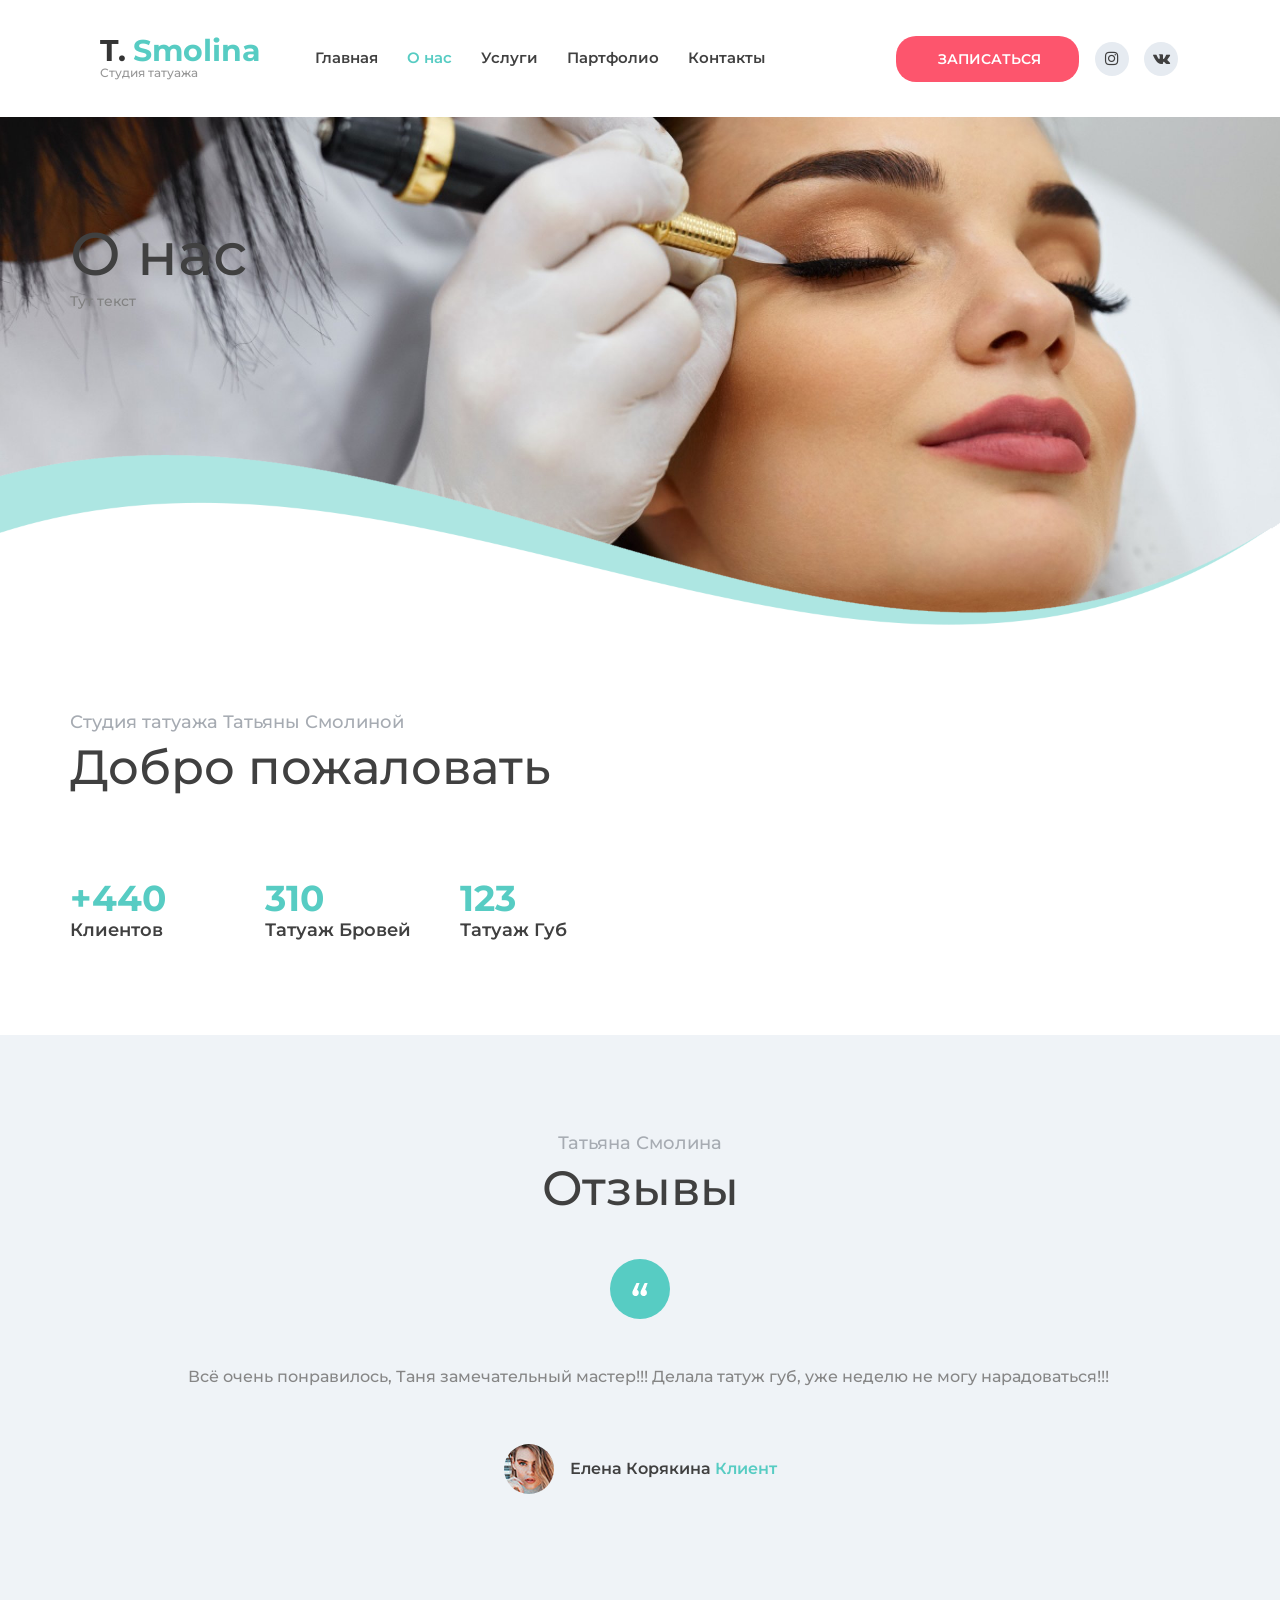
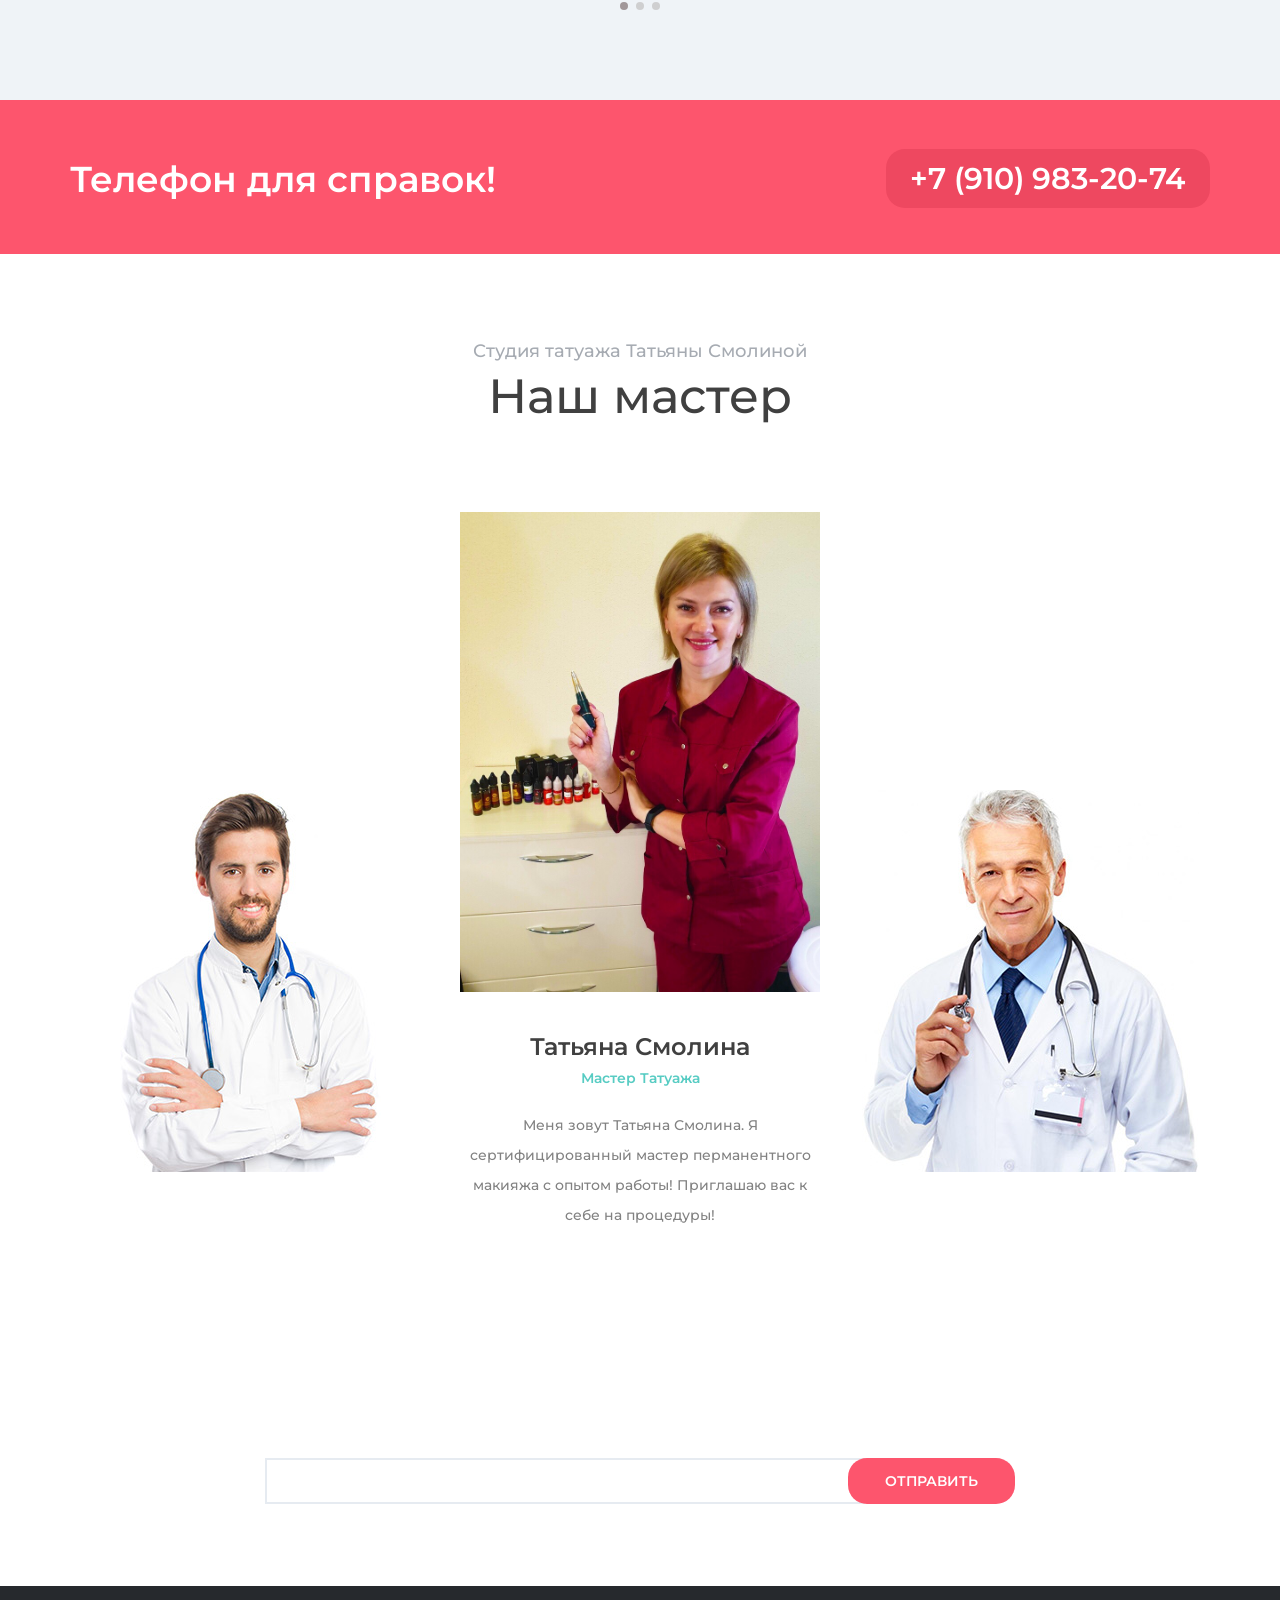
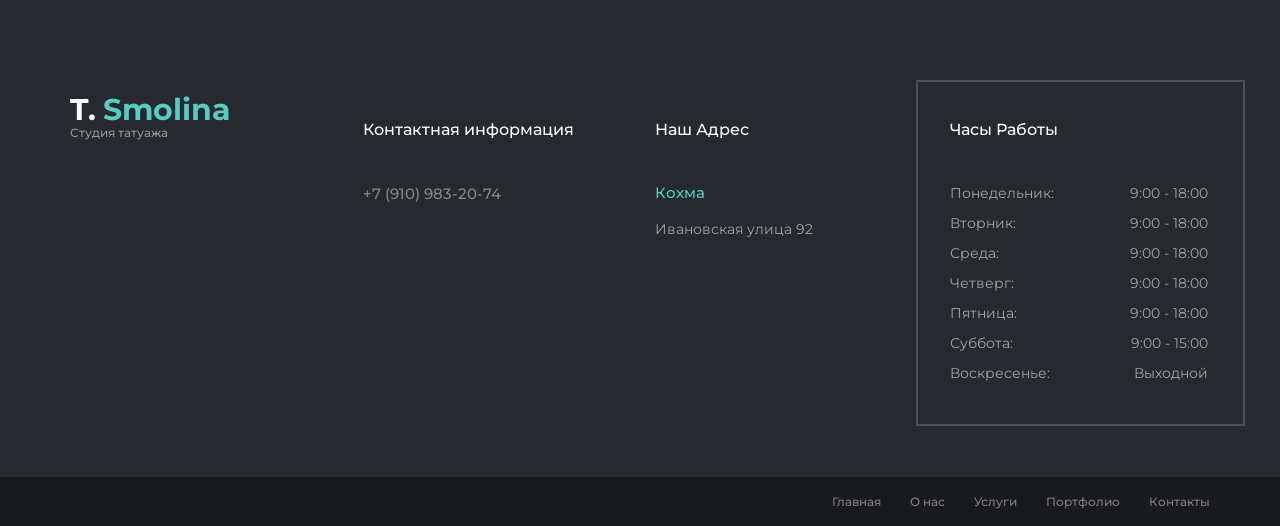
<file: about.html>
<!DOCTYPE html>
<html lang="en">
<head>
<title>О нас</title>
<meta charset="utf-8">
<meta http-equiv="X-UA-Compatible" content="IE=edge">
<meta name="description" content="Dr PRO template project">
<meta name="viewport" content="width=device-width, initial-scale=1">
<link rel="stylesheet" type="text/css" href="styles/bootstrap-4.1.2/bootstrap.min.css">
<link href="plugins/font-awesome-4.7.0/css/font-awesome.min.css" rel="stylesheet" type="text/css">
<link rel="stylesheet" type="text/css" href="plugins/OwlCarousel2-2.2.1/owl.carousel.css">
<link rel="stylesheet" type="text/css" href="plugins/OwlCarousel2-2.2.1/owl.theme.default.css">
<link rel="stylesheet" type="text/css" href="plugins/OwlCarousel2-2.2.1/animate.css">
<link rel="stylesheet" type="text/css" href="styles/about.css">
<link rel="stylesheet" type="text/css" href="styles/about_responsive.css">
</head>
<body>

<div class="super_container">
	
	<!-- Header -->

	<header class="header trans_400">
		<div class="header_content d-flex flex-row align-items-center jusity-content-start trans_400">

			<!-- Logo -->
			<div class="logo">
				<a href="#">
					<div>T.<span>Smolina</span></div>
					<div>Студия татуажа</div>
				</a>
			</div>

			<!-- Main Navigation -->
			<nav class="main_nav">
				<ul class="d-flex flex-row align-items-center justify-content-start">
					<li><a href="index.html">Главная</a></li>
					<li class="active"><a href="about.html">О нас</a></li>
					<li><a href="services.html">Услуги</a></li>
					<li><a href="blog.html">Партфолио</a></li>
					<li><a href="contact.html">Контакты</a></li>
				</ul>
			</nav>
			<div class="header_extra d-flex flex-row align-items-center justify-content-end ml-auto">
				
				<!-- Work Hourse -->
				<div class="work_hours">Пн - Пт: 09:00 - 18:00 <br> Сб: 09:00 - 15:00</div>

				<!-- Header Phone -->
				<div class="header_phone">+7 (910) 983-20-74</div>

				<!-- Appointment Button -->
				<div class="button button_1 header_button"><a href="#">записаться</a></div>

				<!-- Header Social -->
				<div class="social header_social">
					<ul class="d-flex flex-row align-items-center justify-content-start">
						<li><a href="https://www.instagram.com/permanet_smolina37"><i class="fa fa-instagram" aria-hidden="true"></i></a></li>
						<li><a href="https://vk.com/tatooazh37"><i class="fa fa-vk" aria-hidden="true"></i></a></li>
					</ul>
				</div>

				<!-- Hamburger -->
				<div class="hamburger"><i class="fa fa-bars" aria-hidden="true"></i></div>
			</div>
		</div>
	</header>

	<!-- Menu -->

	<div class="menu_overlay trans_400"></div>
	<div class="menu trans_400">
		<div class="menu_close_container"><div class="menu_close"><div></div><div></div></div></div>
		<nav class="menu_nav">
			<ul>
				<li><a href="index.html">Главная</a></li>
				<li><a href="about.html">О нас</a></li>
				<li><a href="services.html">Услуги</a></li>
				<li><a href="blog.html">Портфолио</a></li>
				<li><a href="contact.html">Контакты</a></li>
			</ul>
		</nav>
		<div class="menu_extra">
			<div class="menu_link">Пн - Пт: 09:00 - 18:00 <br> Сб: 09:00 - 15:00</div>
			<div class="menu_link">+7 (910) 983-20-74</div>
			<div class="menu_link"><a href="#">Записаться</a></div>
		</div>
		<div class="social menu_social">
			<ul class="d-flex flex-row align-items-center justify-content-start">
			<li><a href="https://www.instagram.com/permanet_smolina37"><i class="fa fa-instagram" aria-hidden="true"></i></a></li>
			<li><a href="https://vk.com/tatooazh37"><i class="fa fa-vk" aria-hidden="true"></i></a></li>
			</ul>
		</div>
	</div>

	<!-- Home -->

	<div class="home d-flex flex-column align-items-start justify-content-end">
		<!-- <div class="background_image" style="background-image:url(images/about.jpg)"></div> -->
		<div class="parallax_background parallax-window" data-parallax="scroll" data-image-src="images/home_2.jpeg" data-speed="0.8"></div>
		<div class="home_overlay"><img src="images/home_overlay.png" alt=""></div>
		<div class="home_container">
			<div class="container">
				<div class="row">
					<div class="col">
						<div class="home_content">
							<div class="home_title">О нас</div>
							<div class="home_text">Тут текст</div>
						</div>
					</div>
				</div>
			</div>
		</div>
	</div>

	<!-- Intro -->

	<div class="intro">
		<div class="container">
			<div class="row">

				<!-- Intro Content -->
				<div class="col-lg-8">
					<div class="intro_content">
						<div class="section_title_container">
							<div class="section_subtitle">Студия татуажа Татьяны Смолиной</div>
							<div class="section_title"><h2>Добро пожаловать</h2></div>
						</div>
						<div class="intro_text">
							<p></p>
						</div>

						<!-- Milestones -->
						<div class="milestones">
							<div class="row milestones_row">
							
								<!-- Milestone -->
								<div class="col-md-3 milestone_col">
									<div class="milestone">
										<div class="milestone_counter" data-end-value="500" data-sign-before="+">0</div>
										<div class="milestone_text">Клиентов</div>
									</div>
								</div>

								<!-- Milestone -->
								<div class="col-md-3 milestone_col">
									<div class="milestone">
										<div class="milestone_counter" data-end-value="352">0</div>
										<div class="milestone_text">Татуаж Бровей</div>
									</div>
								</div>

								<!-- Milestone -->
								<div class="col-md-3 milestone_col">
									<div class="milestone">
										<div class="milestone_counter" data-end-value="140">0</div>
										<div class="milestone_text">Татуаж Губ</div>
									</div>
								</div>

							</div>
						</div>

					</div>
				</div>

				</div>
			</div>
		</div>
	</div>

	<!-- Testimonials -->

	<div class="testimonials">
		<div class="container">
			<div class="row">
				<div class="col">
					<div class="section_title_container text-center">
						<div class="section_subtitle">Татьяна Смолина</div>
						<div class="section_title"><h2>Отзывы</h2></div>
					</div>
				</div>
			</div>
			<div class="row testimonials_row">
				<div class="col">
					<div class="quote d-flex flex-column align-items-center justify-content-center ml-auto mr-auto"><img src="images/quote.png" alt=""></div>

					<!-- Testimonials Slider -->
					<div class="test_slider_container">
						<div class="owl-carousel owl-theme test_slider">
							
							<!-- Slide -->
							<div class="owl-item">
								<div class="test_item text-center">
									<div class="test_text">
										<p>Всё очень понравилось, Таня замечательный мастер!!! Делала татуж губ, уже неделю не могу нарадоваться!!!</p>
									</div>
									<div class="test_info d-flex flex-row align-items-center justify-content-center">
										<div class="test_image"><img src="images/test.jpg" alt=""></div>
										<div class="test_text">Елена Корякина <span>Клиент</span></div>
									</div>
								</div>
							</div>

							<!-- Slide -->
							<div class="owl-item">
								<div class="test_item text-center">
									<div class="test_text">
										<p>Это прекрасно!!! Делала межресничку на прошлой неделе, и вы даже представить не можете сколько свободного времени появилось по утрам, вместо того чтобы вставать за час чтобы на краситься я могу понежиться это время в постельке!)</p>
									</div>
									<div class="test_info d-flex flex-row align-items-center justify-content-center">
										<div class="test_image"><img src="images/test.jpg" alt=""></div>
										<div class="test_text">Эвелина Шульц, <span>Клиент</span></div>
									</div>
								</div>
							</div>

							<!-- Slide -->
							<div class="owl-item">
								<div class="test_item text-center">
									<div class="test_text">
										<p>Всё супер! Правда татуаж бровей процедура не быстрая, но поверьте мне, оно того стоит!</p>
									</div>
									<div class="test_info d-flex flex-row align-items-center justify-content-center">
										<div class="test_image"><img src="images/test.jpg" alt=""></div>
										<div class="test_text">Анна Литвина, <span>Клиент</span></div>
									</div>
								</div>
							</div>

						</div>
					</div>
				</div>
			</div>
		</div>
	</div>

	<!-- Call to action -->

	<div class="cta">
		<div class="container">
			<div class="row">
				<div class="col">
					<div class="cta_container d-flex flex-lg-row flex-column align-items-lg-center align-items-start justify-content-start">
						<div class="cta_content">
							<div class="cta_title">Телефон для справок!</div>
							<div class="cta_text"></div>
						</div>
						<div class="cta_phone ml-lg-auto">+7 (910) 983-20-74</div>
					</div>
				</div>
			</div>
		</div>
	</div>

	<!-- Team -->

	<div class="team">
		<div class="container">
			<div class="row">
				<div class="col">
					<div class="section_title_container text-center">
						<div class="section_subtitle">Студия татуажа Татьяны Смолиной</div>
						<div class="section_title"><h2>Наш мастер</h2></div>
					</div>
				</div>
			</div>
			<div class="row team_row">
				
				<!-- Team Item -->
				<div class="col-lg-4 team_col">
					<div class="team_item text-center d-flex flex-column aling-items-center justify-content-end">
						<div class="team_image"><img src="images/team_1.jpg" alt=""></div>
						<div class="team_content text-center">
							<div class="team_name"><a href="#"></a></div>
							<div class="team_title"></div>
							<div class="team_text">
								<p></p>
							</div>
						</div>
					</div>
				</div>

				<!-- Team Item -->
				<div class="col-lg-4 team_col">
					<div class="team_item text-center d-flex flex-column aling-items-center justify-content-end">
						<div class="team_image"><img src="images/team_2.jpg" alt=""></div>
						<div class="team_content text-center">
							<div class="team_name"><a href="#">Татьяна Смолина</a></div>
							<div class="team_title">Мастер Татуажа</div>
							<div class="team_text">
								<p>Меня зовут Татьяна Смолина.
									Я сертифицированный мастер перманентного макияжа с опытом работы!
									Приглашаю вас к себе на процедуры!</p>
							</div>
						</div>
					</div>
				</div>

				<!-- Team Item -->
				<div class="col-lg-4 team_col">
					<div class="team_item text-center d-flex flex-column aling-items-center justify-content-end">
						<div class="team_image"><img src="images/team_3.jpg" alt=""></div>
						<div class="team_content text-center">
							<div class="team_name"><a href="#"></a></div>
							<div class="team_title"></div>
							<div class="team_text">
								<p></p>
							</div>
						</div>
					</div>
				</div>

			</div>
		</div>
	</div>

	<!-- Newsletter -->

	<div class="newsletter">
		<div class="parallax_background parallax-window" data-parallax="scroll" data-image-src="images/newsletter.jpg" data-speed="0.8"></div>
		<div class="container">
			<div class="row">
				<div class="col text-center">
					<div class="newsletter_title">Оставьте отзыв</div>
				</div>
			</div>
			<div class="row newsletter_row">
				<div class="col-lg-8 offset-lg-2">
					<div class="newsletter_form_container">
						<form action="#" id="newsleter_form" class="newsletter_form">
							<input type="email" class="newsletter_input" placeholder="Оставьте отзыв" required="required">
							<button class="newsletter_button">Отправить</button>
						</form>
					</div>
				</div>
			</div>
		</div>
	</div>

	<!-- Footer -->

	<footer class="footer">
		<div class="footer_content">
			<div class="container">
				<div class="row">

					<!-- Footer About -->
					<div class="col-lg-3 footer_col">
						<div class="footer_about">
							<div class="footer_logo">
								<a href="#">
									<div>T.<span>Smolina</span></div>
									<div>Студия татуажа</div>
								</a>
							</div>
							<div class="footer_about_text">
								<p></p>
							</div>
						</div>
					</div>

					<!-- Footer Contact Info -->
					<div class="col-lg-3 footer_col">
						<div class="footer_contact">
							<div class="footer_title">Контактная информация
							</div>
							<ul class="contact_list">
								<li>+7 (910) 983-20-74</li>
							</ul>
						</div>
					</div>

					<!-- Footer Locations -->
					<div class="col-lg-3 footer_col">
						<div class="footer_location">
							<div class="footer_title">Наш Адрес</div>
							<ul class="locations_list">
								<li>
									<div class="location_title">Кохма</div>
									<div class="location_text">Ивановская улица 92</div>
								</li>
							</ul>
						</div>
					</div>

					<!-- Footer Opening Hours -->
					<div class="col-lg-3 footer_col">
						<div class="opening_hours">
							<div class="footer_title">Часы Работы</div>
							<ul class="opening_hours_list">
								<li class="d-flex flex-row align-items-start justify-content-start">
									<div>Понедельник:</div>
									<div class="ml-auto">9:00 - 18:00</div>
								</li>
								<li class="d-flex flex-row align-items-start justify-content-start">
									<div>Вторник:</div>
									<div class="ml-auto">9:00 - 18:00</div>
								</li>
								<li class="d-flex flex-row align-items-start justify-content-start">
									<div>Среда:</div>
									<div class="ml-auto">9:00 - 18:00</div>
								</li>
								<li class="d-flex flex-row align-items-start justify-content-start">
									<div>Четверг:</div>
									<div class="ml-auto">9:00 - 18:00</div>
								</li>
								<li class="d-flex flex-row align-items-start justify-content-start">
									<div>Пятница:</div>
									<div class="ml-auto">9:00 - 18:00</div>
								</li>
								<li class="d-flex flex-row align-items-start justify-content-start">
									<div>Суббота:</div>
									<div class="ml-auto">9:00 - 15:00</div>
								</li>
								<li class="d-flex flex-row align-items-start justify-content-start">
									<div>Воскресенье:</div>
									<div class="ml-auto">Выходной</div>
								</li>
							</ul>
						</div>
					</div>

				</div>
			</div>
		</div>
		<div class="footer_bar">
			<div class="container">
				<div class="row">
					<div class="col">
						<div class="footer_bar_content  d-flex flex-md-row flex-column align-items-md-center justify-content-start">
							<div class="copyright"><!-- Link back to Colorlib can't be removed. Template is licensed under CC BY 3.0. -->
<!-- Link back to Colorlib can't be removed. Template is licensed under CC BY 3.0. -->
</div>
							<nav class="footer_nav ml-md-auto">
								<ul class="d-flex flex-row align-items-center justify-content-start">
									<li><a href="index.html">Главная</a></li>
									<li><a href="about.html">О нас</a></li>
									<li><a href="services.html">Услуги</a></li>
									<li><a href="blog.html">Портфолио</a></li>
									<li><a href="contact.html">Контакты</a></li>
								</ul>
							</nav>
						</div>
					</div>
				</div>
			</div>			
		</div>
	</footer>
</div>

<script src="js/jquery-3.2.1.min.js"></script>
<script src="styles/bootstrap-4.1.2/popper.js"></script>
<script src="styles/bootstrap-4.1.2/bootstrap.min.js"></script>
<script src="plugins/greensock/TweenMax.min.js"></script>
<script src="plugins/greensock/TimelineMax.min.js"></script>
<script src="plugins/scrollmagic/ScrollMagic.min.js"></script>
<script src="plugins/greensock/animation.gsap.min.js"></script>
<script src="plugins/greensock/ScrollToPlugin.min.js"></script>
<script src="plugins/OwlCarousel2-2.2.1/owl.carousel.js"></script>
<script src="plugins/easing/easing.js"></script>
<script src="plugins/parallax-js-master/parallax.min.js"></script>
<script src="js/about.js"></script>

<!-- Global site tag (gtag.js) - Google Analytics -->
<script async src="https://www.googletagmanager.com/gtag/js?id=UA-23581568-13"></script>
<script>
  window.dataLayer = window.dataLayer || [];
  function gtag(){dataLayer.push(arguments);}
  gtag('js', new Date());

  gtag('config', 'UA-23581568-13');
</script>

</body>
</html>
</file>
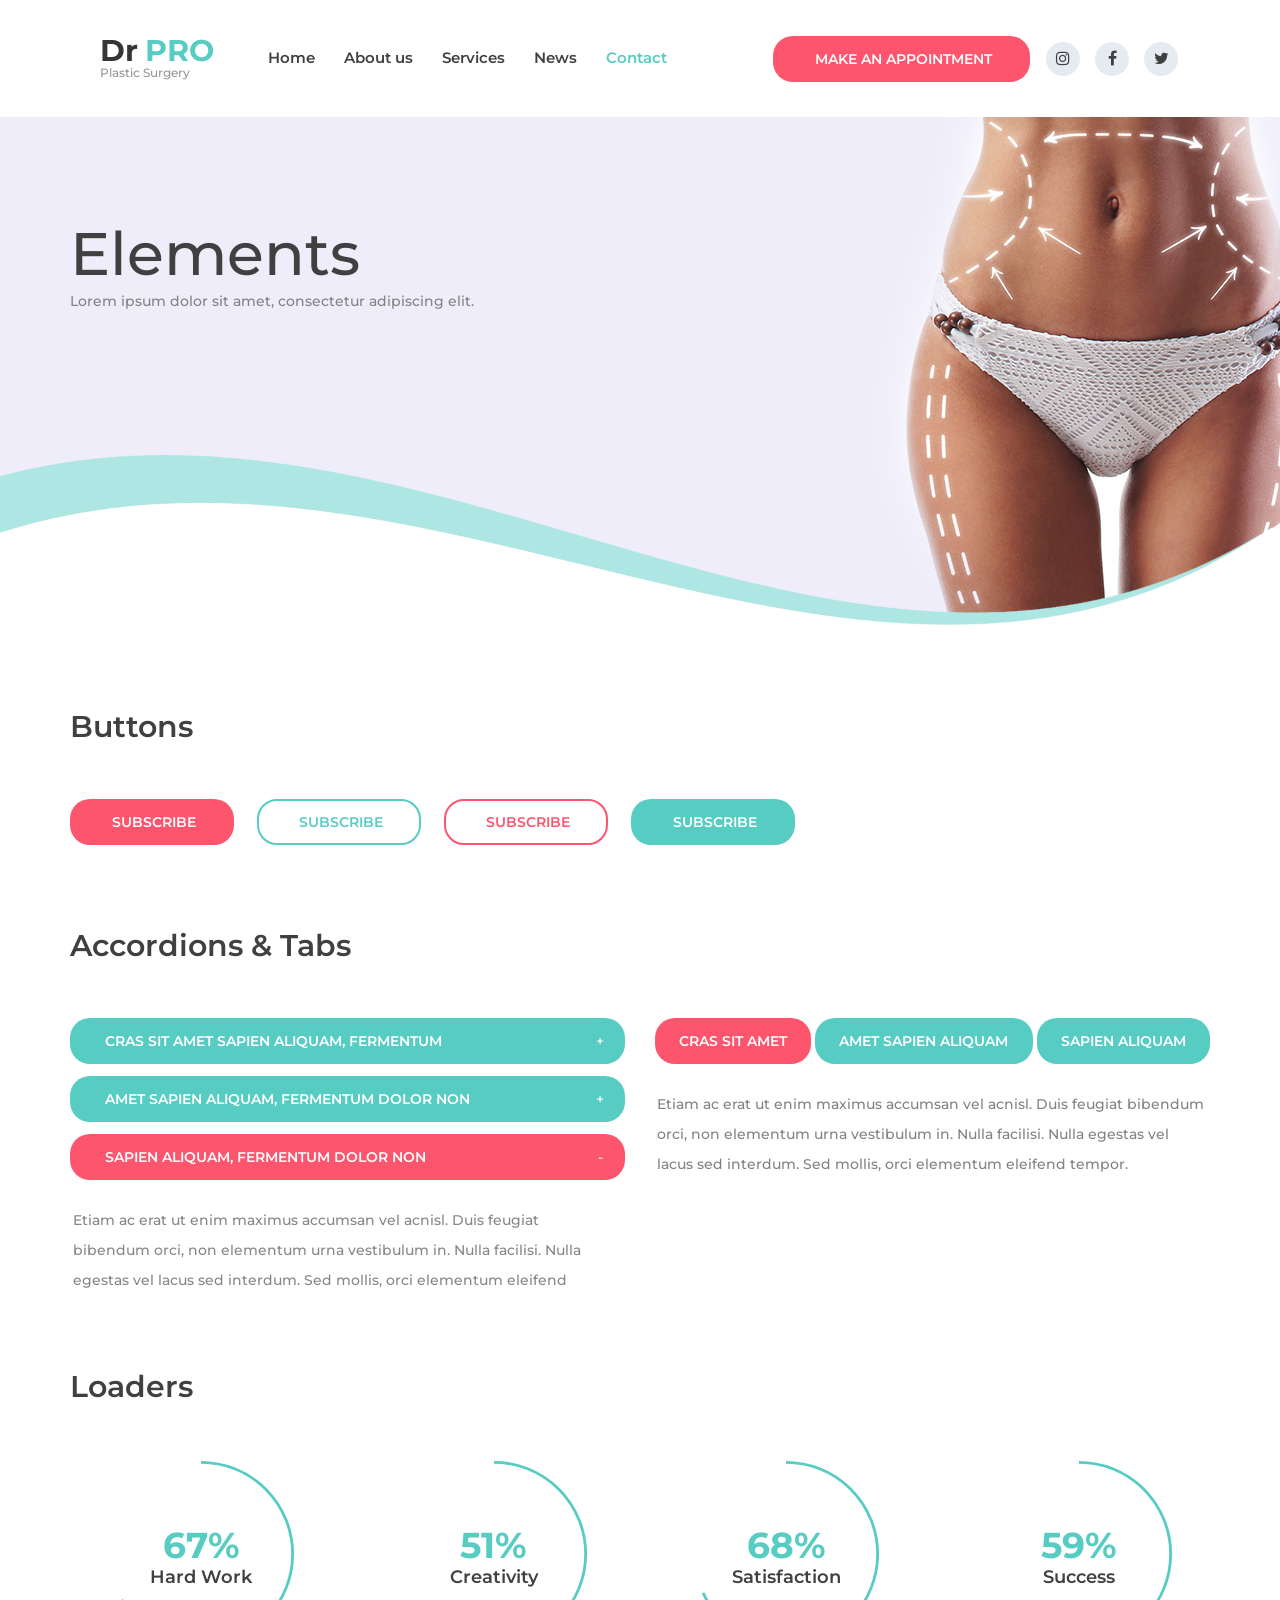
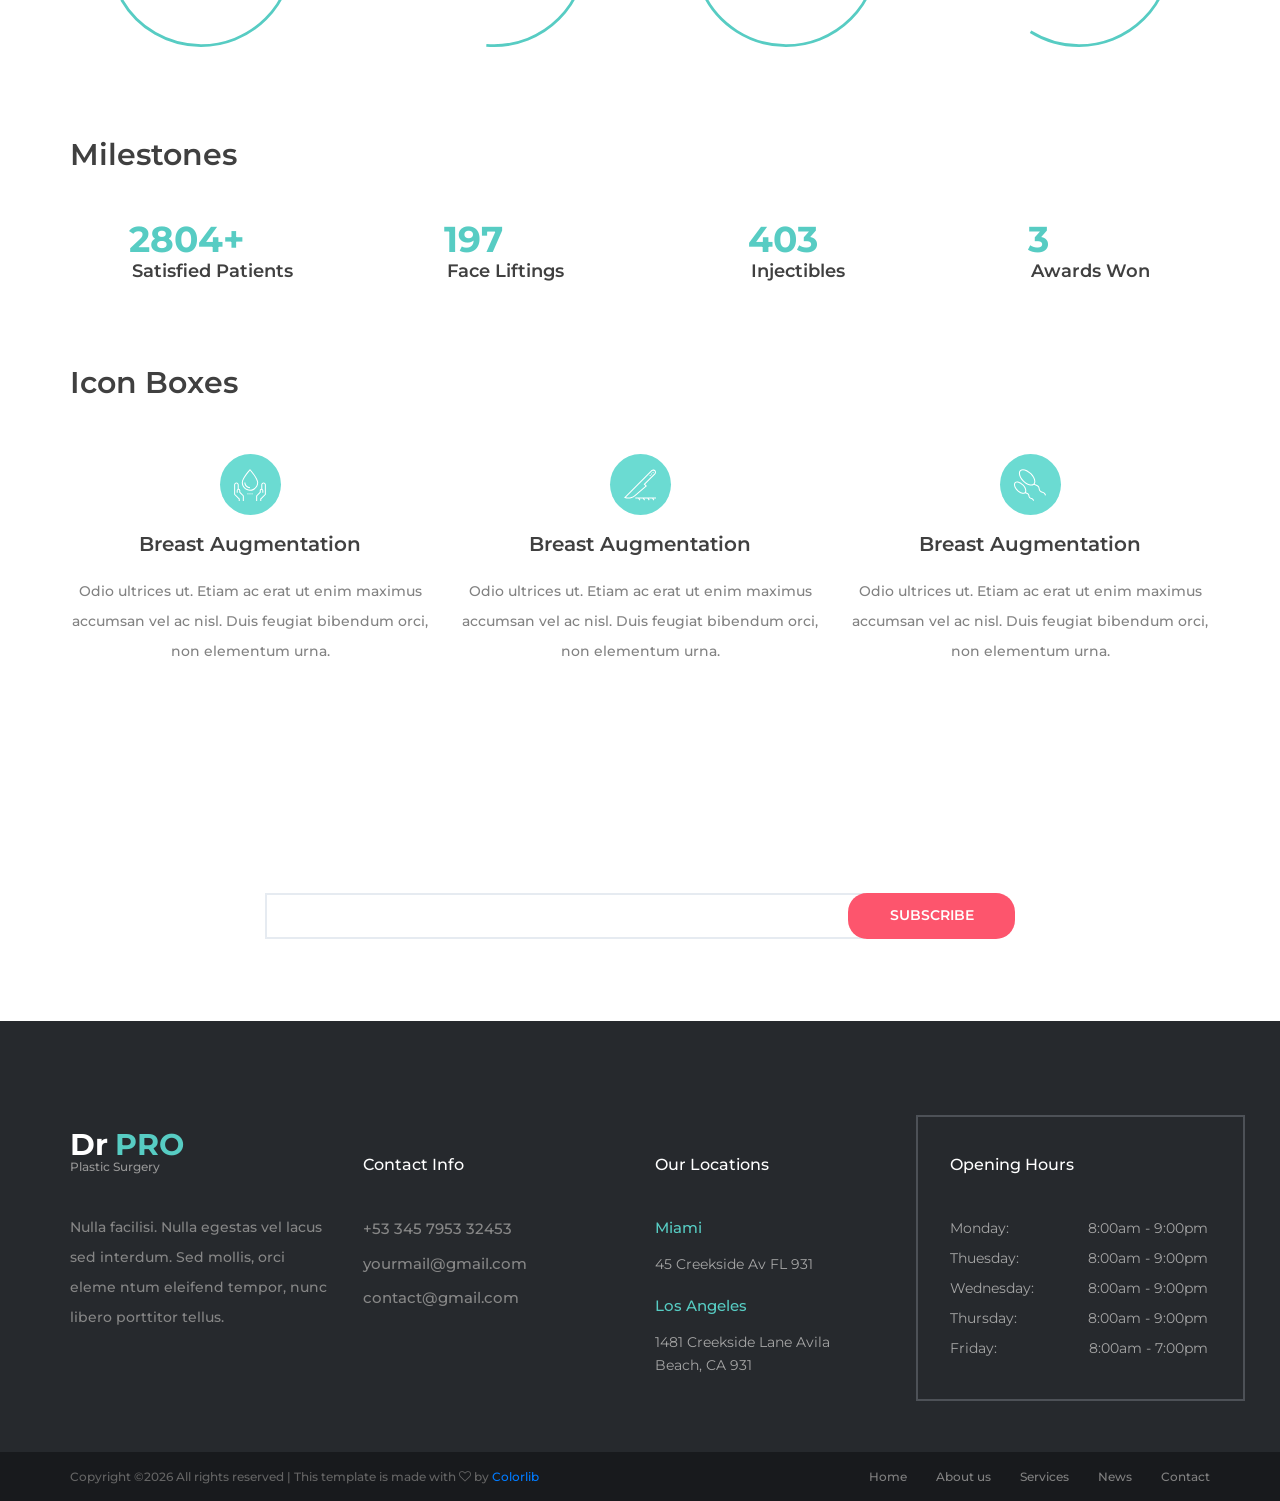
<file: elements.html>
<!DOCTYPE html>
<html lang="en">
<head>
<title>Elements</title>
<meta charset="utf-8">
<meta http-equiv="X-UA-Compatible" content="IE=edge">
<meta name="description" content="Dr PRO template project">
<meta name="viewport" content="width=device-width, initial-scale=1">
<link rel="stylesheet" type="text/css" href="styles/bootstrap-4.1.2/bootstrap.min.css">
<link href="plugins/font-awesome-4.7.0/css/font-awesome.min.css" rel="stylesheet" type="text/css">
<link rel="stylesheet" type="text/css" href="styles/elements.css">
<link rel="stylesheet" type="text/css" href="styles/elements_responsive.css">
</head>
<body>

<div class="super_container">
	
	<!-- Header -->

	<header class="header trans_400">
		<div class="header_content d-flex flex-row align-items-center jusity-content-start trans_400">

			<!-- Logo -->
			<div class="logo">
				<a href="#">
					<div>Dr<span>PRO</span></div>
					<div>Plastic Surgery</div>
				</a>
			</div>

			<!-- Main Navigation -->
			<nav class="main_nav">
				<ul class="d-flex flex-row align-items-center justify-content-start">
					<li><a href="index.html">Home</a></li>
					<li><a href="about.html">About us</a></li>
					<li><a href="services.html">Services</a></li>
					<li><a href="blog.html">News</a></li>
					<li class="active"><a href="contact.html">Contact</a></li>
				</ul>
			</nav>
			<div class="header_extra d-flex flex-row align-items-center justify-content-end ml-auto">
				
				<!-- Work Hourse -->
				<div class="work_hours">Mo - Sat: 8:00am - 9:00pm</div>

				<!-- Header Phone -->
				<div class="header_phone">+34 586 778 8892</div>

				<!-- Appointment Button -->
				<div class="button button_1 header_button"><a href="#">Make an Appointment</a></div>

				<!-- Header Social -->
				<div class="social header_social">
					<ul class="d-flex flex-row align-items-center justify-content-start">
						<li><a href="#"><i class="fa fa-instagram" aria-hidden="true"></i></a></li>
						<li><a href="#"><i class="fa fa-facebook" aria-hidden="true"></i></a></li>
						<li><a href="#"><i class="fa fa-twitter" aria-hidden="true"></i></a></li>
					</ul>
				</div>

				<!-- Hamburger -->
				<div class="hamburger"><i class="fa fa-bars" aria-hidden="true"></i></div>
			</div>
		</div>
	</header>

	<!-- Menu -->

	<div class="menu_overlay trans_400"></div>
	<div class="menu trans_400">
		<div class="menu_close_container"><div class="menu_close"><div></div><div></div></div></div>
		<nav class="menu_nav">
			<ul>
				<li><a href="index.html">Home</a></li>
				<li><a href="about.html">About us</a></li>
				<li><a href="services.html">Services</a></li>
				<li><a href="blog.html">News</a></li>
				<li><a href="contact.html">Contact</a></li>
			</ul>
		</nav>
		<div class="menu_extra">
			<div class="menu_link">Mo - Sat: 8:00am - 9:00pm</div>
			<div class="menu_link">+34 586 778 8892</div>
			<div class="menu_link"><a href="#">Make an appointment</a></div>
		</div>
		<div class="social menu_social">
			<ul class="d-flex flex-row align-items-center justify-content-start">
				<li><a href="#"><i class="fa fa-instagram" aria-hidden="true"></i></a></li>
				<li><a href="#"><i class="fa fa-facebook" aria-hidden="true"></i></a></li>
				<li><a href="#"><i class="fa fa-twitter" aria-hidden="true"></i></a></li>
			</ul>
		</div>
	</div>

	<!-- Home -->

	<div class="home d-flex flex-column align-items-start justify-content-end">
		<div class="parallax_background parallax-window" data-parallax="scroll" data-image-src="images/elements.jpg" data-speed="0.8"></div>
		<div class="home_overlay"><img src="images/home_overlay.png" alt=""></div>
		<div class="home_container">
			<div class="container">
				<div class="row">
					<div class="col">
						<div class="home_content">
							<div class="home_title">Elements</div>
							<div class="home_text">Lorem ipsum dolor sit amet, consectetur adipiscing elit.</div>
						</div>
					</div>
				</div>
			</div>
		</div>
	</div>

	<!-- Elements -->

	<div class="elements">
		<div class="container">
			<div class="row">
				<div class="col">
					
					<!-- Buttons -->
					<div class="buttons">
						<div class="elements_title">Buttons</div>
						<div class="buttons_container d-flex flex-row align-items-start justify-content-start flex-wrap">
							<div class="button button_1"><a href="#">subscribe</a></div>
							<div class="button button_2"><a href="#">subscribe</a></div>
							<div class="button button_3"><a href="#">subscribe</a></div>
							<div class="button button_4"><a href="#">subscribe</a></div>
						</div>
					</div>

					<!-- Accordions & Tabs -->

					<div class="accordions_and_tabs">
						<div class="elements_title">Accordions & Tabs</div>

						<div class="row accordidons_and_tabs_row">

							<!-- Accordions -->
							<div class="col-lg-6">
								<div class="accordions">
									
									<!-- Accordion -->
									<div class="accordion_container">
										<div class="accordion d-flex flex-row align-items-center"><div>Cras sit amet sapien aliquam, fermentum</div></div>
										<div class="accordion_panel">
											<div>
												<p>Etiam ac erat ut enim maximus accumsan vel acnisl. Duis feugiat bibendum orci, non elementum urna vestibulum in. Nulla facilisi. Nulla egestas vel lacus sed interdum. Sed mollis, orci elementum eleifend tempor.</p>
											</div>
										</div>
									</div>
									
									<!-- Accordion -->
									<div class="accordion_container">
										<div class="accordion d-flex flex-row align-items-center"><div>amet sapien aliquam, fermentum dolor non</div></div>
										<div class="accordion_panel">
											<div>
												<p>Etiam ac erat ut enim maximus accumsan vel acnisl. Duis feugiat bibendum orci, non elementum urna vestibulum in. Nulla facilisi. Nulla egestas vel lacus sed interdum. Sed mollis, orci elementum eleifend tempor.</p>
											</div>
										</div>
									</div>

									<!-- Accordion -->
									<div class="accordion_container">
										<div class="accordion d-flex flex-row align-items-center active"><div>sapien aliquam, fermentum dolor non</div></div>
										<div class="accordion_panel">
											<div>
												<p>Etiam ac erat ut enim maximus accumsan vel acnisl. Duis feugiat bibendum orci, non elementum urna vestibulum in. Nulla facilisi. Nulla egestas vel lacus sed interdum. Sed mollis, orci elementum eleifend tempor.</p>
											</div>
										</div>
									</div>

								</div>
							</div>

							<!-- Tabs -->
							<div class="col-lg-6 tabs_col">
								<div class="tabs_container">

									<div class="tabs d-flex flex-row align-items-center justify-content-start flex-wrap">
										<div class="tab active">cras sit amet</div>
										<div class="tab">amet sapien aliquam</div>
										<div class="tab">sapien aliquam</div>
									</div>
									<div class="tab_panels">
										<div class="tab_panel active">
											<div class="tab_panel_content d-flex flex-row align-items-start justify-content-start">
												<div class="tab_text">
													<p>Etiam ac erat ut enim maximus accumsan vel acnisl. Duis feugiat bibendum orci, non elementum urna vestibulum in. Nulla facilisi. Nulla egestas vel lacus sed interdum. Sed mollis, orci elementum eleifend tempor.</p>
												</div>
											</div>
										</div>
										<div class="tab_panel">
											<div class="tab_panel_content">
												<div class="tab_text">
													<p>Etiam ac erat ut enim maximus accumsan vel acnisl. Duis feugiat bibendum orci, non elementum urna vestibulum in. Nulla facilisi. Nulla egestas vel lacus sed interdum. Sed mollis, orci elementum eleifend tempor.</p>
												</div>
											</div>
										</div>
										<div class="tab_panel">
											<div class="tab_panel_content">
												<div class="tab_text">
													<p>Etiam ac erat ut enim maximus accumsan vel acnisl. Duis feugiat bibendum orci, non elementum urna vestibulum in. Nulla facilisi. Nulla egestas vel lacus sed interdum. Sed mollis, orci elementum eleifend tempor.</p>
												</div>
											</div>
										</div>
									</div>

								</div>
							</div>
						</div>
					</div>

					<!-- Loaders -->
					<div class="loaders">
						<div class="elements_title">Loaders</div>
						<div class="row loaders_row">

							<!-- Loader -->
							<div class="col-xl-3 col-md-6 loader_col">
								<!-- Loader -->
								<div class="loader_container text-center">
									<div class="loader text-center" data-perc="0.95"></div>
									<div class="loader_content">
										<div class="loader_title">Hard Work</div>
									</div>
								</div>
							</div>

							<!-- Loader -->
							<div class="col-xl-3 col-md-6 loader_col">
								<!-- Loader -->
								<div class="loader_container text-center">
									<div class="loader text-center" data-perc="0.75"></div>
									<div class="loader_content">
										<div class="loader_title">Creativity</div>
									</div>
								</div>
							</div>

							<!-- Loader -->
							<div class="col-xl-3 col-md-6 loader_col">
								<!-- Loader -->
								<div class="loader_container text-center">
									<div class="loader text-center" data-perc="1.00"></div>
									<div class="loader_content">
										<div class="loader_title">Satisfaction</div>
									</div>
								</div>
							</div>

							<!-- Loader -->
							<div class="col-xl-3 col-md-6 loader_col">
								<!-- Loader -->
								<div class="loader_container text-center">
									<div class="loader text-center" data-perc="0.85"></div>
									<div class="loader_content">
										<div class="loader_title">Success</div>
									</div>
								</div>
							</div>

						</div>
					</div>

					<!-- Milestones -->
					<div class="milestones">
						<div class="elements_title">Milestones</div>
						<div class="row milestones_row">
							
							<!-- Milestone -->
							<div class="col-xl-3 col-md-6 milestone_col">
								<div class="milestone d-flex flex-row align-items-end justify-content-xl-center justify-content-start">
									<div class="milestone_content">
										<div class="milestone_counter" data-end-value="5000" data-sign-after="+">0</div>
										<div class="milestone_text">Satisfied Patients</div>
									</div>
								</div>
							</div>

							<!-- Milestone -->
							<div class="col-xl-3 col-md-6 milestone_col">
								<div class="milestone d-flex flex-row align-items-end justify-content-xl-center justify-content-start">
									<div class="milestone_content">
										<div class="milestone_counter" data-end-value="352">0</div>
										<div class="milestone_text">Face Liftings</div>
									</div>
								</div>
							</div>

							<!-- Milestone -->
							<div class="col-xl-3 col-md-6 milestone_col">
								<div class="milestone d-flex flex-row align-items-end justify-content-xl-center justify-content-start">
									<div class="milestone_content">
										<div class="milestone_counter" data-end-value="718">0</div>
										<div class="milestone_text">Injectibles</div>
									</div>
									
								</div>
							</div>

							<!-- Milestone -->
							<div class="col-xl-3 col-md-6 milestone_col">
								<div class="milestone d-flex flex-row align-items-end justify-content-xl-center justify-content-start">
									<div class="milestone_content">
										<div class="milestone_counter" data-end-value="5">0</div>
										<div class="milestone_text">Awards Won</div>
									</div>
								</div>
							</div>

						</div>
					</div>

					<!-- Icon Boxes -->
					<div class="icon_boxes">
						<div class="elements_title">Icon Boxes</div>
						<div class="row services_row">
				
							<!-- Service -->
							<div class="col-xl-4 col-md-6 service_col">
								<div class="service text-center">
									<div class="service">
										<div class="icon_container d-flex flex-column align-items-center justify-content-center ml-auto mr-auto">
											<div class="icon"><img src="images/icon_4.svg" alt="https://www.flaticon.com/authors/prosymbols"></div>
										</div>
										<div class="service_title">Breast Augmentation</div>
										<div class="service_text">
											<p>Odio ultrices ut. Etiam ac erat ut enim maximus accumsan vel ac nisl. Duis feugiat bibendum orci, non elementum urna.</p>
										</div>
									</div>
								</div>
							</div>

							<!-- Service -->
							<div class="col-xl-4 col-md-6 service_col">
								<div class="service text-center">
									<div class="service">
										<div class="icon_container d-flex flex-column align-items-center justify-content-center ml-auto mr-auto">
											<div class="icon"><img src="images/icon_5.svg" alt="https://www.flaticon.com/authors/prosymbols"></div>
										</div>
										<div class="service_title">Breast Augmentation</div>
										<div class="service_text">
											<p>Odio ultrices ut. Etiam ac erat ut enim maximus accumsan vel ac nisl. Duis feugiat bibendum orci, non elementum urna.</p>
										</div>
									</div>
								</div>
							</div>

							<!-- Service -->
							<div class="col-xl-4 col-md-6 service_col">
								<div class="service text-center">
									<div class="service">
										<div class="icon_container d-flex flex-column align-items-center justify-content-center ml-auto mr-auto">
											<div class="icon"><img src="images/icon_6.svg" alt="https://www.flaticon.com/authors/prosymbols"></div>
										</div>
										<div class="service_title">Breast Augmentation</div>
										<div class="service_text">
											<p>Odio ultrices ut. Etiam ac erat ut enim maximus accumsan vel ac nisl. Duis feugiat bibendum orci, non elementum urna.</p>
										</div>
									</div>
								</div>
							</div>

						</div>
					</div>
				</div>
			</div>
		</div>
	</div>

	<!-- Newsletter -->

	<div class="newsletter">
		<div class="parallax_background parallax-window" data-parallax="scroll" data-image-src="images/newsletter.jpg" data-speed="0.8"></div>
		<div class="container">
			<div class="row">
				<div class="col text-center">
					<div class="newsletter_title">Subscribe to our newsletter</div>
				</div>
			</div>
			<div class="row newsletter_row">
				<div class="col-lg-8 offset-lg-2">
					<div class="newsletter_form_container">
						<form action="#" id="newsleter_form" class="newsletter_form">
							<input type="email" class="newsletter_input" placeholder="Your E-mail" required="required">
							<button class="newsletter_button">subscribe</button>
						</form>
					</div>
				</div>
			</div>
		</div>
	</div>

	<!-- Footer -->

	<footer class="footer">
		<div class="footer_content">
			<div class="container">
				<div class="row">

					<!-- Footer About -->
					<div class="col-lg-3 footer_col">
						<div class="footer_about">
							<div class="footer_logo">
								<a href="#">
									<div>Dr<span>PRO</span></div>
									<div>Plastic Surgery</div>
								</a>
							</div>
							<div class="footer_about_text">
								<p>Nulla facilisi. Nulla egestas vel lacus sed interdum. Sed mollis, orci eleme ntum eleifend tempor, nunc libero porttitor tellus.</p>
							</div>
						</div>
					</div>

					<!-- Footer Contact Info -->
					<div class="col-lg-3 footer_col">
						<div class="footer_contact">
							<div class="footer_title">Contact Info</div>
							<ul class="contact_list">
								<li>+53 345 7953 32453</li>
								<li>yourmail@gmail.com</li>
								<li>contact@gmail.com</li>
							</ul>
						</div>
					</div>

					<!-- Footer Locations -->
					<div class="col-lg-3 footer_col">
						<div class="footer_location">
							<div class="footer_title">Our Locations</div>
							<ul class="locations_list">
								<li>
									<div class="location_title">Miami</div>
									<div class="location_text">45 Creekside Av  FL 931</div>
								</li>
								<li>
									<div class="location_title">Los Angeles</div>
									<div class="location_text">1481 Creekside Lane Avila Beach, CA 931</div>
								</li>
							</ul>
						</div>
					</div>

					<!-- Footer Opening Hours -->
					<div class="col-lg-3 footer_col">
						<div class="opening_hours">
							<div class="footer_title">Opening Hours</div>
							<ul class="opening_hours_list">
								<li class="d-flex flex-row align-items-start justify-content-start">
									<div>Monday:</div>
									<div class="ml-auto">8:00am - 9:00pm</div>
								</li>
								<li class="d-flex flex-row align-items-start justify-content-start">
									<div>Thuesday:</div>
									<div class="ml-auto">8:00am - 9:00pm</div>
								</li>
								<li class="d-flex flex-row align-items-start justify-content-start">
									<div>Wednesday:</div>
									<div class="ml-auto">8:00am - 9:00pm</div>
								</li>
								<li class="d-flex flex-row align-items-start justify-content-start">
									<div>Thursday:</div>
									<div class="ml-auto">8:00am - 9:00pm</div>
								</li>
								<li class="d-flex flex-row align-items-start justify-content-start">
									<div>Friday:</div>
									<div class="ml-auto">8:00am - 7:00pm</div>
								</li>
							</ul>
						</div>
					</div>

				</div>
			</div>
		</div>
		<div class="footer_bar">
			<div class="container">
				<div class="row">
					<div class="col">
						<div class="footer_bar_content  d-flex flex-md-row flex-column align-items-md-center justify-content-start">
							<div class="copyright"><!-- Link back to Colorlib can't be removed. Template is licensed under CC BY 3.0. -->
Copyright &copy;<script>document.write(new Date().getFullYear());</script> All rights reserved | This template is made with <i class="fa fa-heart-o" aria-hidden="true"></i> by <a href="https://colorlib.com" target="_blank">Colorlib</a>
<!-- Link back to Colorlib can't be removed. Template is licensed under CC BY 3.0. -->
</div>
							<nav class="footer_nav ml-md-auto">
								<ul class="d-flex flex-row align-items-center justify-content-start">
									<li><a href="index.html">Home</a></li>
									<li><a href="about.html">About us</a></li>
									<li><a href="services.html">Services</a></li>
									<li><a href="blog.html">News</a></li>
									<li><a href="contact.html">Contact</a></li>
								</ul>
							</nav>
						</div>
					</div>
				</div>
			</div>			
		</div>
	</footer>
</div>

<script src="js/jquery-3.2.1.min.js"></script>
<script src="styles/bootstrap-4.1.2/popper.js"></script>
<script src="styles/bootstrap-4.1.2/bootstrap.min.js"></script>
<script src="plugins/greensock/TweenMax.min.js"></script>
<script src="plugins/greensock/TimelineMax.min.js"></script>
<script src="plugins/scrollmagic/ScrollMagic.min.js"></script>
<script src="plugins/greensock/animation.gsap.min.js"></script>
<script src="plugins/greensock/ScrollToPlugin.min.js"></script>
<script src="plugins/easing/easing.js"></script>
<script src="plugins/parallax-js-master/parallax.min.js"></script>
<script src="plugins/progressbar/progressbar.min.js"></script>
<script src="js/elements.js"></script>

<!-- Global site tag (gtag.js) - Google Analytics -->
<script async src="https://www.googletagmanager.com/gtag/js?id=UA-23581568-13"></script>
<script>
  window.dataLayer = window.dataLayer || [];
  function gtag(){dataLayer.push(arguments);}
  gtag('js', new Date());

  gtag('config', 'UA-23581568-13');
</script>

</body>
</html>
</file>
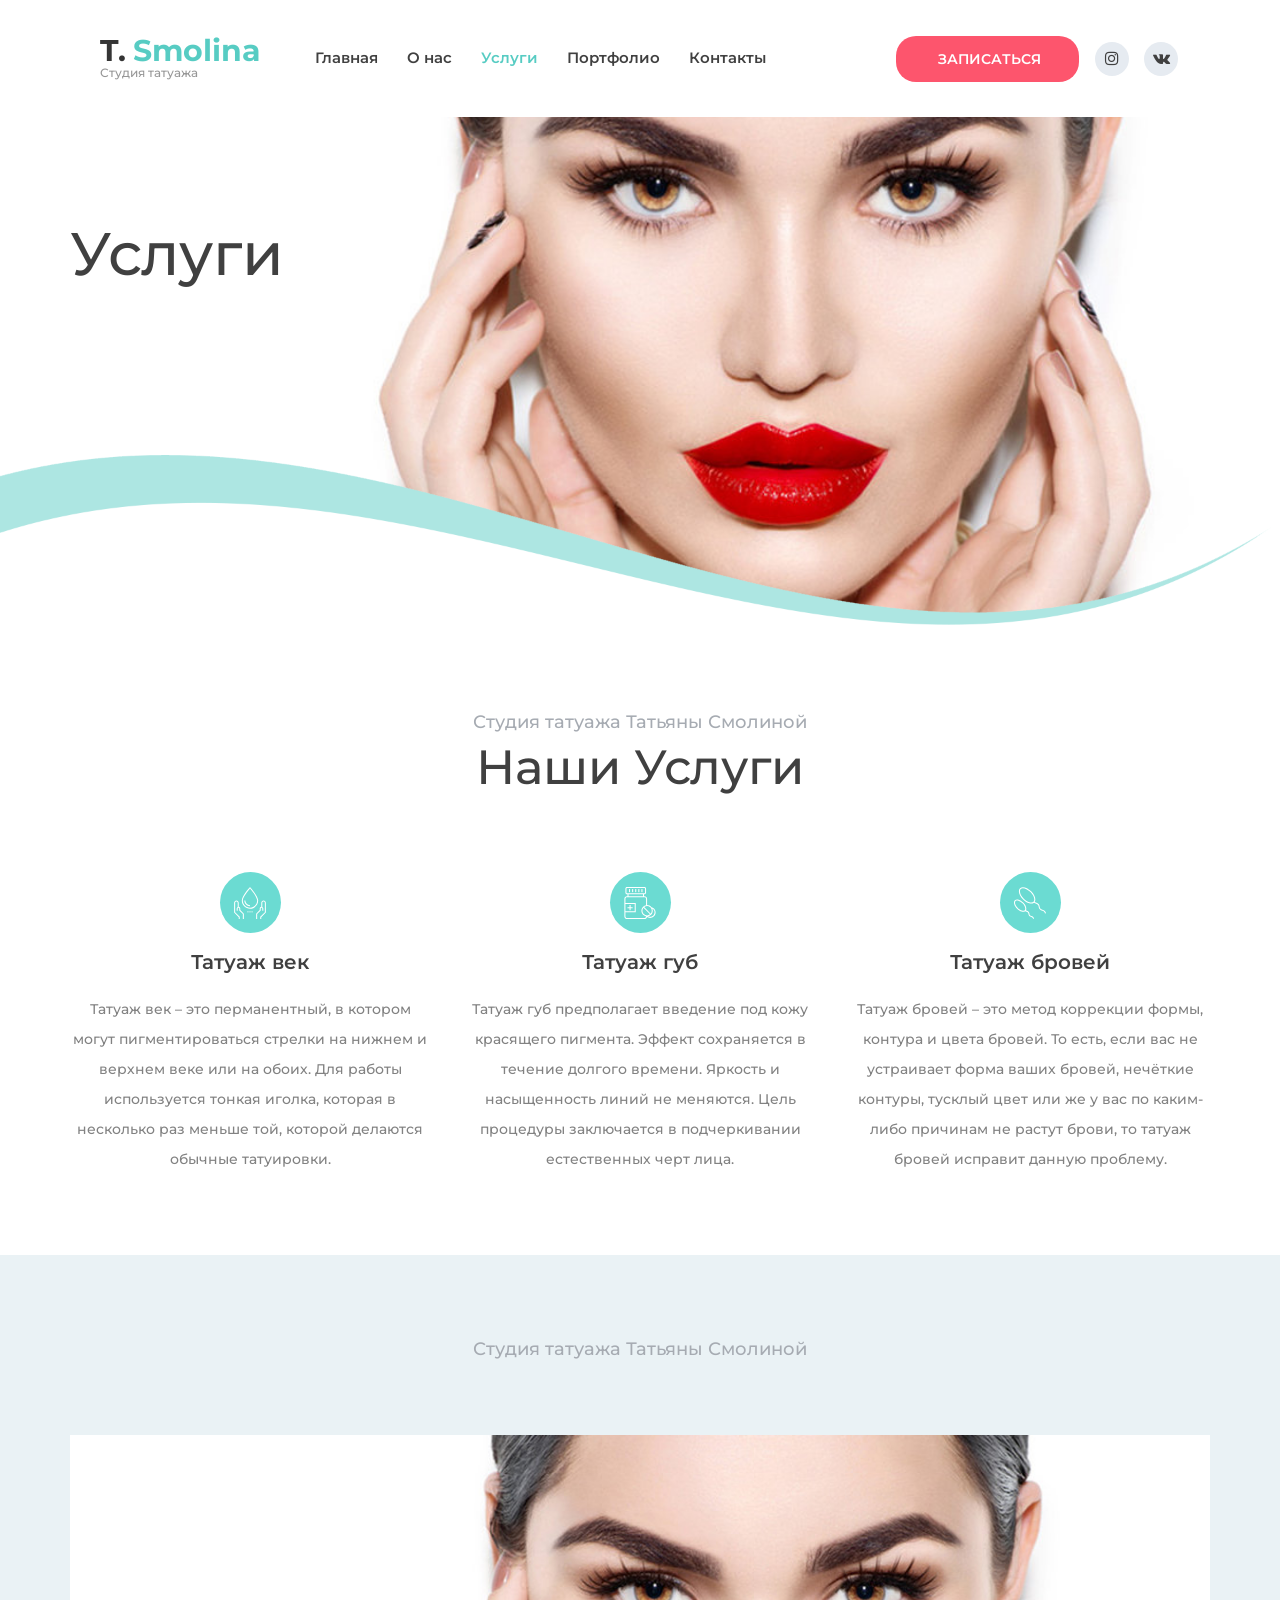
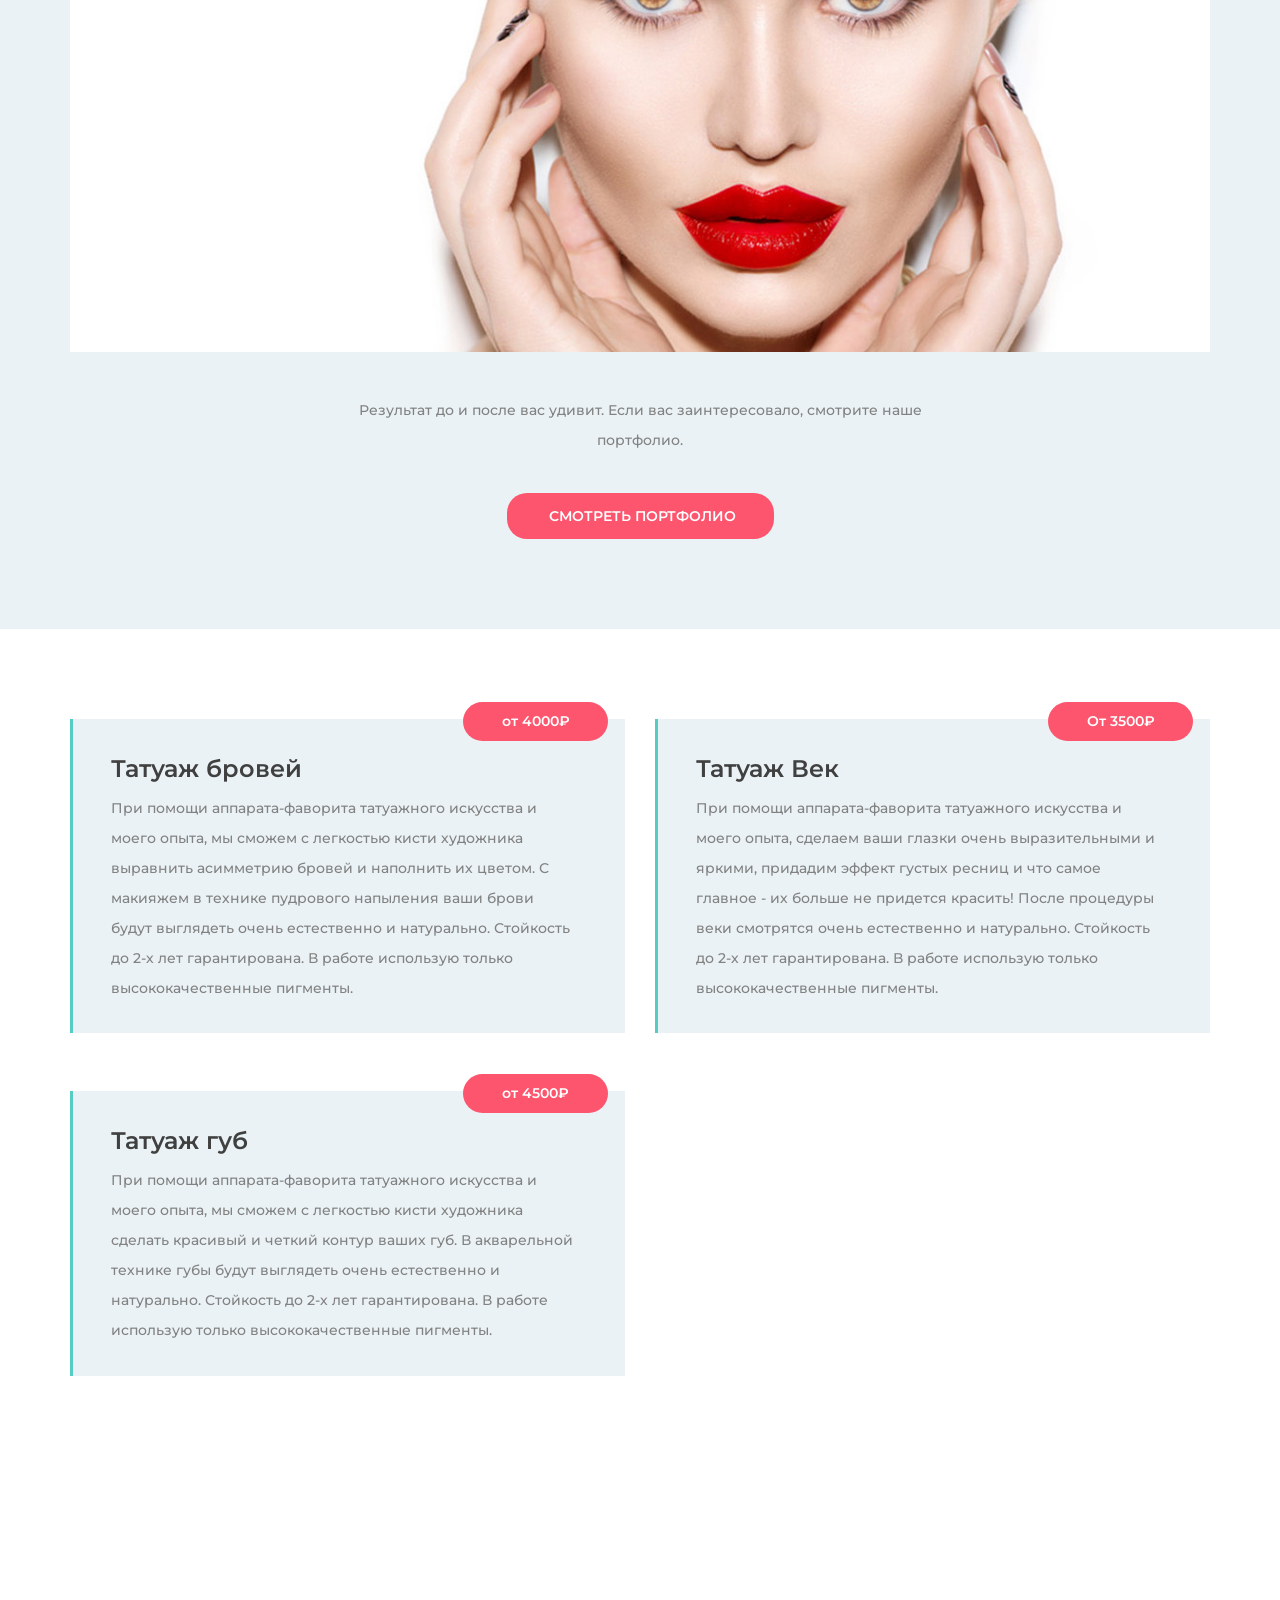
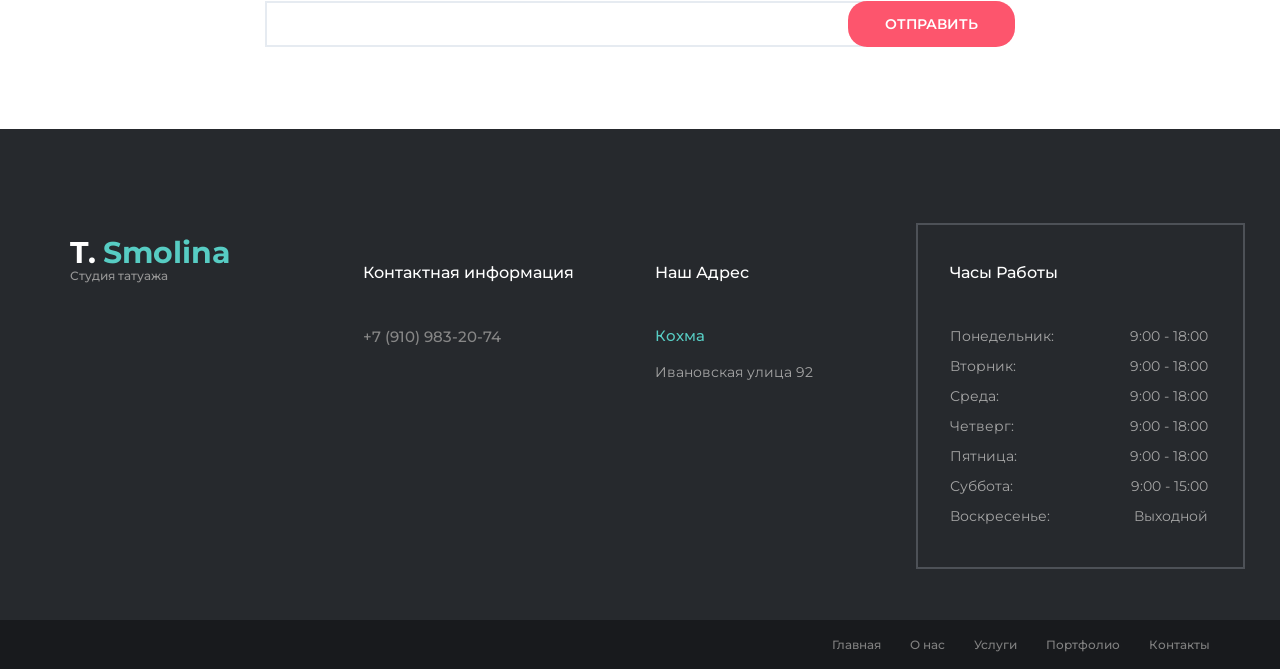
<file: services.html>
<!DOCTYPE html>
<html lang="en">
<head>
<title>Услуги</title>
<meta charset="utf-8">
<meta http-equiv="X-UA-Compatible" content="IE=edge">
<meta name="description" content="Dr PRO template project">
<meta name="viewport" content="width=device-width, initial-scale=1">
<link rel="stylesheet" type="text/css" href="styles/bootstrap-4.1.2/bootstrap.min.css">
<link href="plugins/font-awesome-4.7.0/css/font-awesome.min.css" rel="stylesheet" type="text/css">
<link rel="stylesheet" type="text/css" href="plugins/OwlCarousel2-2.2.1/owl.carousel.css">
<link rel="stylesheet" type="text/css" href="plugins/OwlCarousel2-2.2.1/owl.theme.default.css">
<link rel="stylesheet" type="text/css" href="plugins/OwlCarousel2-2.2.1/animate.css">
<link rel="stylesheet" type="text/css" href="plugins/image-comparison-slider-master/style.css">
<link rel="stylesheet" type="text/css" href="styles/services.css">
<link rel="stylesheet" type="text/css" href="styles/services_responsive.css">
</head>
<body>

<div class="super_container">
	
	<!-- Header -->

	<header class="header trans_400">
		<div class="header_content d-flex flex-row align-items-center jusity-content-start trans_400">

			<!-- Logo -->
			<div class="logo">
				<a href="#">
					<div>T.<span>Smolina</span></div>
					<div>Студия татуажа</div>
				</a>
			</div>

			<!-- Main Navigation -->
			<nav class="main_nav">
				<ul class="d-flex flex-row align-items-center justify-content-start">
					<li><a href="index.html">Главная</a></li>
					<li><a href="about.html">О нас</a></li>
					<li class="active"><a href="services.html">Услуги</a></li>
					<li><a href="blog.html">Портфолио</a></li>
					<li><a href="contact.html">Контакты</a></li>
				</ul>
			</nav>
			<div class="header_extra d-flex flex-row align-items-center justify-content-end ml-auto">
				
				<!-- Work Hourse -->
				<div class="work_hours">Пн - Пт: 09:00 - 18:00 <br> Сб: 09:00 - 15:00</div>

				<!-- Header Phone -->
				<div class="header_phone">+7 (910) 983-20-74</div>

				<!-- Appointment Button -->
				<div class="button button_1 header_button"><a href="#">записаться</a></div>

				<!-- Header Social -->
				<div class="social header_social">
					<ul class="d-flex flex-row align-items-center justify-content-start">
						<li><a href="https://www.instagram.com/permanet_smolina37"><i class="fa fa-instagram" aria-hidden="true"></i></a></li>
						<li><a href="https://vk.com/tatooazh37"><i class="fa fa-vk" aria-hidden="true"></i></a></li>
					</ul>
				</div>

				<!-- Hamburger -->
				<div class="hamburger"><i class="fa fa-bars" aria-hidden="true"></i></div>
			</div>
		</div>
	</header>

	<!-- Menu -->

	<div class="menu_overlay trans_400"></div>
	<div class="menu trans_400">
		<div class="menu_close_container"><div class="menu_close"><div></div><div></div></div></div>
		<nav class="menu_nav">
			<ul>
				<li><a href="index.html">Главная</a></li>
				<li><a href="about.html">О нас</a></li>
				<li><a href="services.html">Услуги</a></li>
				<li><a href="blog.html">Портфолио</a></li>
				<li><a href="contact.html">Контакты</a></li>
			</ul>
		</nav>
		<div class="menu_extra">
			<div class="menu_link">Пн - Пт: 09:00 - 18:00 <br> Сб: 09:00 - 15:00</div>
			<div class="menu_link">+7 (910) 983-20-74</div>
			<div class="menu_link"><a href="#">записаться</a></div>
		</div>
		<div class="social menu_social">
			<ul class="d-flex flex-row align-items-center justify-content-start">
				<li><a href="#"><i class="fa fa-instagram" aria-hidden="true"></i></a></li>
				<li><a href="#"><i class="fa fa-facebook" aria-hidden="true"></i></a></li>
				<li><a href="#"><i class="fa fa-twitter" aria-hidden="true"></i></a></li>
			</ul>
		</div>
	</div>

	<!-- Home -->

	<div class="home d-flex flex-column align-items-start justify-content-end">
		<div class="parallax_background parallax-window" data-parallax="scroll" data-image-src="images/s1200.jpg" data-speed="0.8"></div>
		<div class="home_overlay"><img src="images/home_overlay.png" alt=""></div>
		<div class="home_container">
			<div class="container">
				<div class="row">
					<div class="col">
						<div class="home_content">
							<div class="home_title">Услуги</div>
							<div class="home_text"></div>
						</div>
					</div>
				</div>
			</div>
		</div>
	</div>

	<!-- Services -->

	<div class="services">
		<div class="container">
			<div class="row">
				<div class="col text-center">
					<div class="section_title_container">
						<div class="section_subtitle">Студия татуажа Татьяны Смолиной</div>
						<div class="section_title"><h2>Наши Услуги</h2></div>
					</div>
				</div>
			</div>
			<div class="row services_row">
				
				<!-- Service -->
				<div class="col-xl-4 col-md-6 service_col">
					<div class="service text-center">
						<div class="service">
							<div class="icon_container d-flex flex-column align-items-center justify-content-center ml-auto mr-auto">
								<div class="icon"><img src="images/icon_4.svg" alt="https://www.flaticon.com/authors/prosymbols"></div>
							</div>
							<div class="service_title">Татуаж век</div>
							<div class="service_text">
								<p>Татуаж век – это перманентный, в котором могут пигментироваться стрелки на нижнем и верхнем веке или на обоих. Для работы используется тонкая иголка, которая в несколько раз меньше той, которой делаются обычные татуировки.</p>
							</div>
						</div>
					</div>
				</div>

				<!-- Service -->
				<div class="col-xl-4 col-md-6 service_col">
					<div class="service text-center">
						<div class="service">
							<div class="icon_container d-flex flex-column align-items-center justify-content-center ml-auto mr-auto">
								<div class="icon"><img src="images/icon_1.svg" alt="https://www.flaticon.com/authors/prosymbols"></div>
							</div>
							<div class="service_title">Татуаж губ</div>
							<div class="service_text">
								<p>Татуаж губ предполагает введение под кожу красящего пигмента. Эффект сохраняется в течение долгого времени. Яркость и насыщенность линий не меняются. Цель процедуры заключается в подчеркивании естественных черт лица.</p>
							</div>
						</div>
					</div>
				</div>

				<!-- Service -->
				<div class="col-xl-4 col-md-6 service_col">
					<div class="service text-center">
						<div class="service">
							<div class="icon_container d-flex flex-column align-items-center justify-content-center ml-auto mr-auto">
								<div class="icon"><img src="images/icon_6.svg" alt="https://www.flaticon.com/authors/prosymbols"></div>
							</div>
							<div class="service_title">Татуаж бровей</div>
							<div class="service_text">
								<p>Татуаж бровей – это метод коррекции формы, контура и цвета бровей. То есть, если вас не устраивает форма ваших бровей, нечёткие контуры, тусклый цвет или же у вас по каким-либо причинам не растут брови, то татуаж бровей исправит данную проблему.</p>
							</div>
						</div>
					</div>
				</div>

			
				</div>

			</div>
		</div>
	</div>

	<!-- Before and After -->

	<div class="before_and_after">
		<div class="container">
			<div class="row">
				<div class="col">
					<div class="section_title_container text-center">
						<div class="section_subtitle">Студия татуажа Татьяны Смолиной</div>
						<div class="section_title"><h2></h2></div>
					</div>
				</div>
			</div>
			<div class="row before_and_after_row">
				<div class="col">
					<div class="ba_container">
						<figure class="cd-image-container">
							<img src="images/s1200.jpg" alt="Original Image">
							<span class="cd-image-label" data-type="original"></span>

							<div class="cd-resize-img">
								<img src="images/after.jpg" alt="Modified Image">
								<span class="cd-image-label" data-type="modified"></span>
							</div>

							<span class="cd-handle"></span>
						</figure>
					</div>
					<div class="ba_text text-center"><p>Результат до и после вас удивит. Если вас заинтересовало, смотрите наше портфолио.</p></div>
					<div class="ba_button_container text-center">
						<div class="button button_1 ba_button"><a href="blog.html">Смотреть Портфолио</a></div>
					</div>
					
				</div>
			</div>
		</div>
	</div>

	<!-- Prices -->

	<div class="prices">
		<div class="container">
			<div class="row">
				
			

				<!-- Price -->
				<div class="col-lg-6 price_col">
					<div class="price">
						<div class="price_title">Татуаж бровей</div>
						<div class="price_text">
							<p>При помощи аппарата-фаворита татуажного искусства и моего опыта, мы сможем с легкостью кисти художника выравнить асимметрию бровей и наполнить их цветом. С макияжем в технике пудрового напыления ваши брови будут выглядеть очень естественно и натурально. Стойкость до 2-х лет гарантирована. В работе использую только высококачественные пигменты.</p>
						</div>
						<div class="price_panel">от 4000₽</div>
					</div>
				</div>

				<!-- Price -->
				<div class="col-lg-6 price_col">
					<div class="price">
						<div class="price_title">Татуаж Век</div>
						<div class="price_text">
							<p>При помощи аппарата-фаворита татуажного искусства и моего опыта, сделаем ваши глазки очень выразительными и яркими, придадим эффект густых ресниц и что самое главное - их больше не придется красить! После процедуры веки смотрятся очень естественно и натурально. Стойкость до 2-х лет гарантирована. В работе использую только высококачественные пигменты.</p>
						</div>
						<div class="price_panel">От 3500₽</div>
					</div>
				</div>

					<!-- Price -->
					<div class="col-lg-6 price_col">
						<div class="price">
							<div class="price_title">Татуаж губ</div>
							<div class="price_text">
								<p>При помощи аппарата-фаворита татуажного искусства и моего опыта, мы сможем с легкостью кисти художника сделать красивый и четкий контур ваших губ. В акварельной технике губы будут выглядеть очень естественно и натурально. Стойкость до 2-х лет гарантирована. В работе использую только высококачественные пигменты. </p>
							</div>
							<div class="price_panel">от 4500₽</div>
						</div>
					</div>
	
			</div>
		</div>
	</div>
<!-- Newsletter -->

<div class="newsletter">
	<div class="parallax_background parallax-window" data-parallax="scroll" data-image-src="images/newsletter.jpg" data-speed="0.8"></div>
	<div class="container">
		<div class="row">
			<div class="col text-center">
				<div class="newsletter_title">Оставьте отзыв</div>
			</div>
		</div>
		<div class="row newsletter_row">
			<div class="col-lg-8 offset-lg-2">
				<div class="newsletter_form_container">
					<form action="#" id="newsleter_form" class="newsletter_form">
						<input type="email" class="newsletter_input" placeholder="Оставьте отзыв" required="required">
						<button class="newsletter_button">Отправить</button>
					</form>
				</div>
			</div>
		</div>
	</div>
</div>

		<!-- Footer -->

		<footer class="footer">
			<div class="footer_content">
				<div class="container">
					<div class="row">
	
						<!-- Footer About -->
						<div class="col-lg-3 footer_col">
							<div class="footer_about">
								<div class="footer_logo">
									<a href="#">
										<div>T.<span>Smolina</span></div>
										<div>Студия татуажа</div>
									</a>
								</div>
								<div class="footer_about_text">
									<p></p>
								</div>
							</div>
						</div>
	
						<!-- Footer Contact Info -->
						<div class="col-lg-3 footer_col">
							<div class="footer_contact">
								<div class="footer_title">Контактная информация
								</div>
								<ul class="contact_list">
									<li>+7 (910) 983-20-74</li>
								</ul>
							</div>
						</div>
	
						<!-- Footer Locations -->
						<div class="col-lg-3 footer_col">
							<div class="footer_location">
								<div class="footer_title">Наш Адрес</div>
								<ul class="locations_list">
									<li>
										<div class="location_title">Кохма</div>
										<div class="location_text">Ивановская улица 92</div>
									</li>
								</ul>
							</div>
						</div>
	
						<!-- Footer Opening Hours -->
						<div class="col-lg-3 footer_col">
							<div class="opening_hours">
								<div class="footer_title">Часы Работы</div>
								<ul class="opening_hours_list">
									<li class="d-flex flex-row align-items-start justify-content-start">
										<div>Понедельник:</div>
										<div class="ml-auto">9:00 - 18:00</div>
									</li>
									<li class="d-flex flex-row align-items-start justify-content-start">
										<div>Вторник:</div>
										<div class="ml-auto">9:00 - 18:00</div>
									</li>
									<li class="d-flex flex-row align-items-start justify-content-start">
										<div>Среда:</div>
										<div class="ml-auto">9:00 - 18:00</div>
									</li>
									<li class="d-flex flex-row align-items-start justify-content-start">
										<div>Четверг:</div>
										<div class="ml-auto">9:00 - 18:00</div>
									</li>
									<li class="d-flex flex-row align-items-start justify-content-start">
										<div>Пятница:</div>
										<div class="ml-auto">9:00 - 18:00</div>
									</li>
									<li class="d-flex flex-row align-items-start justify-content-start">
										<div>Суббота:</div>
										<div class="ml-auto">9:00 - 15:00</div>
									</li>
									<li class="d-flex flex-row align-items-start justify-content-start">
										<div>Воскресенье:</div>
										<div class="ml-auto">Выходной</div>
									</li>
								</ul>
							</div>
						</div>
	
					</div>
				</div>
			</div>
			<div class="footer_bar">
				<div class="container">
					<div class="row">
						<div class="col">
							<div class="footer_bar_content  d-flex flex-md-row flex-column align-items-md-center justify-content-start">
								<div class="copyright"><!-- Link back to Colorlib can't be removed. Template is licensed under CC BY 3.0. -->
	<!-- Link back to Colorlib can't be removed. Template is licensed under CC BY 3.0. -->
	</div>
								<nav class="footer_nav ml-md-auto">
									<ul class="d-flex flex-row align-items-center justify-content-start">
										<li><a href="index.html">Главная</a></li>
										<li><a href="about.html">О нас</a></li>
										<li><a href="services.html">Услуги</a></li>
										<li><a href="blog.html">Портфолио</a></li>
										<li><a href="contact.html">Контакты</a></li>
									</ul>
								</nav>
							</div>
						</div>
					</div>
				</div>			
			</div>
		</footer>
	</div>
	
	<script src="js/jquery-3.2.1.min.js"></script>
	<script src="styles/bootstrap-4.1.2/popper.js"></script>
	<script src="styles/bootstrap-4.1.2/bootstrap.min.js"></script>
	<script src="plugins/greensock/TweenMax.min.js"></script>
	<script src="plugins/greensock/TimelineMax.min.js"></script>
	<script src="plugins/scrollmagic/ScrollMagic.min.js"></script>
	<script src="plugins/greensock/animation.gsap.min.js"></script>
	<script src="plugins/greensock/ScrollToPlugin.min.js"></script>
	<script src="plugins/OwlCarousel2-2.2.1/owl.carousel.js"></script>
	<script src="plugins/easing/easing.js"></script>
	<script src="plugins/parallax-js-master/parallax.min.js"></script>
	<script src="js/about.js"></script>
	
	<!-- Global site tag (gtag.js) - Google Analytics -->
	<script async src="https://www.googletagmanager.com/gtag/js?id=UA-23581568-13"></script>
	<script>
	  window.dataLayer = window.dataLayer || [];
	  function gtag(){dataLayer.push(arguments);}
	  gtag('js', new Date());
	
	  gtag('config', 'UA-23581568-13');
	</script>
	
	</body>
	</html>
</file>
<file: styles/about.css>
@charset "utf-8";
/* CSS Document */

/******************************

[Table of Contents]

1. Fonts
2. Body and some general stuff
3. Header
4. Menu
5. Home
6. Intro
7. Testimonials
8. CTA
9. Team
11. Newsletter
12. Footer


******************************/

/***********
1. Fonts
***********/

@import url('https://fonts.googleapis.com/css?family=Montserrat:400,500,600,700,800,900');

/*********************************
2. Body and some general stuff
*********************************/

*
{
	margin: 0;
	padding: 0;
	-webkit-font-smoothing: antialiased;
	-webkit-text-shadow: rgba(0,0,0,.01) 0 0 1px;
	text-shadow: rgba(0,0,0,.01) 0 0 1px;
}
body
{
	font-family: 'Montserrat', sans-serif;
	font-size: 14px;
	font-weight: 400;
	background: #FFFFFF;
	color: #a5a5a5;
}
div
{
	display: block;
	position: relative;
	-webkit-box-sizing: border-box;
    -moz-box-sizing: border-box;
    box-sizing: border-box;
}
ul
{
	list-style: none;
	margin-bottom: 0px;
}
p
{
	font-family: 'Montserrat', sans-serif;
	font-size: 14px;
	line-height: 2.14;
	font-weight: 500;
	color: #828282;
	-webkit-font-smoothing: antialiased;
	-webkit-text-shadow: rgba(0,0,0,.01) 0 0 1px;
	text-shadow: rgba(0,0,0,.01) 0 0 1px;
}
p a
{
	display: inline;
	position: relative;
	color: inherit;
	border-bottom: solid 1px #ffa07f;
	-webkit-transition: all 200ms ease;
	-moz-transition: all 200ms ease;
	-ms-transition: all 200ms ease;
	-o-transition: all 200ms ease;
	transition: all 200ms ease;
}
p:last-of-type
{
	margin-bottom: 0;
}
a
{
	-webkit-transition: all 200ms ease;
	-moz-transition: all 200ms ease;
	-ms-transition: all 200ms ease;
	-o-transition: all 200ms ease;
	transition: all 200ms ease;
}
a, a:hover, a:visited, a:active, a:link
{
	text-decoration: none;
	-webkit-font-smoothing: antialiased;
	-webkit-text-shadow: rgba(0,0,0,.01) 0 0 1px;
	text-shadow: rgba(0,0,0,.01) 0 0 1px;
}
p a:active
{
	position: relative;
	color: #FF6347;
}
p a:hover
{
	color: #FFFFFF;
	background: #ffa07f;
}
p a:hover::after
{
	opacity: 0.2;
}
::selection
{
	background: rgba(87,204,195,0.75);
	color: #FFFFFF;
}
p::selection
{
	
}
h1{font-size: 60px;}
h2{font-size: 48px;}
h3{font-size: 36px;}
h4{font-size: 24px;}
h5{font-size: 18px;}
h1, h2, h3, h4, h5, h6
{
	font-family: 'Montserrat', sans-serif;
	-webkit-font-smoothing: antialiased;
	-webkit-text-shadow: rgba(0,0,0,.01) 0 0 1px;
	text-shadow: rgba(0,0,0,.01) 0 0 1px;
	line-height: 1.2;
	color: #404040;
}
h1::selection, 
h2::selection, 
h3::selection, 
h4::selection, 
h5::selection, 
h6::selection
{
	
}
.form-control
{
	color: #db5246;
}
section
{
	display: block;
	position: relative;
	box-sizing: border-box;
}
.clear
{
	clear: both;
}
.clearfix::before, .clearfix::after
{
	content: "";
	display: table;
}
.clearfix::after
{
	clear: both;
}
.clearfix
{
	zoom: 1;
}
.float_left
{
	float: left;
}
.float_right
{
	float: right;
}
.trans_200
{
	-webkit-transition: all 200ms ease;
	-moz-transition: all 200ms ease;
	-ms-transition: all 200ms ease;
	-o-transition: all 200ms ease;
	transition: all 200ms ease;
}
.trans_300
{
	-webkit-transition: all 300ms ease;
	-moz-transition: all 300ms ease;
	-ms-transition: all 300ms ease;
	-o-transition: all 300ms ease;
	transition: all 300ms ease;
}
.trans_400
{
	-webkit-transition: all 400ms ease;
	-moz-transition: all 400ms ease;
	-ms-transition: all 400ms ease;
	-o-transition: all 400ms ease;
	transition: all 400ms ease;
}
.trans_500
{
	-webkit-transition: all 500ms ease;
	-moz-transition: all 500ms ease;
	-ms-transition: all 500ms ease;
	-o-transition: all 500ms ease;
	transition: all 500ms ease;
}
.fill_height
{
	height: 100%;
}
.super_container
{
	width: 100%;
	overflow: hidden;
}
.prlx_parent
{
	overflow: hidden;
}
.prlx
{
	height: 130% !important;
}
.parallax-window
{
    min-height: 400px;
    background: transparent;
}
.parallax_background
{
	position: absolute;
	top: 0;
	left: 0;
	width: 100%;
	height: 100%;
}
.background_image
{
	position: absolute;
	top: 0;
	left: 0;
	width: 100%;
	height: 100%;
	background-repeat: no-repeat;
	background-size: cover;
	background-position: center center;
}
.nopadding
{
	padding: 0px !important;
}
.button
{
	height: 46px;
	border-radius: 20px;
}
.button a
{
	display: block;
	padding-left: 40px;
	padding-right: 36px;
	line-height: 42px;
	font-size: 14px;
	text-transform: uppercase;
	font-weight: 600;
}
.button_1
{
	background: #fd556d;
	border: solid 2px transparent;
}
.button_1 a
{
	color: #FFFFFF;
}
.button_1:hover
{
	background: transparent;
	border: solid 2px #fd556d;
}
.button_1:hover a
{
	color: #fd556d;
}
.button_2
{
	background: transparent;
	border: solid 2px #57ccc3;
}
.button_2 a
{
	color: #57ccc3;
}
.button_2:hover
{
	background: #57ccc3;
}
.button_2:hover a
{
	color: #FFFFFF;
}
.section_subtitle
{
	font-size: 18px;
	font-weight: 500;
	color: #a6abb2;
	line-height: 0.75;
}
.section_title
{
	margin-top: 9px;
}
.intro_text
{
	margin-top: 32px;
}

/*********************************
3. Header
*********************************/

.header
{
	position: fixed;
	top: 0;
	left: 0;
	width: 100vw;
	z-index: 100;
	background: #FFFFFF;
}
.header_content
{
	width: 100%;
	height: 117px;
	padding-left: 100px;
	padding-right: 102px;
}
.header.scrolled .header_content
{
	height: 75px;
	box-shadow: 0px 5px 15px rgba(87,204,195,0.15);
}
.logo a > div:first-child
{
	font-size: 30px;
	font-weight: 700;
	line-height: 0.75;
	color: #353535;
}
.logo a > div:first-child span
{
	color: #57ccc3;
	margin-left: 7px;
}
.logo a > div:last-child
{
	font-size: 12px;
	color: #969696;
	font-weight: 500;
	line-height: 0.75;
	margin-top: 6px;
}
.main_nav
{
	margin-left: 226px;
}
.main_nav ul li a
{
	font-size: 15px;
	font-weight: 600;
	color: #404040;
	white-space: nowrap;
}
.main_nav ul li a:hover,
.main_nav ul li.active a
{
	color: #57ccc3;
}
.main_nav ul li:not(:last-child)
{
	margin-right: 33px;
}
.work_hours
{
	font-size: 15px;
	font-weight: 600;
	color: #404040;
	margin-right: 26px;
	white-space: nowrap;
}
.header_phone
{
	height: 46px;
	border-radius: 20px;
	background: #57ccc3;
	padding-left: 40px;
	padding-right: 36px;
	line-height: 46px;
	font-size: 14px;
	font-weight: 600;
	color: #FFFFFF;
	margin-right: 12px;
}
.header_phone::selection
{
	background: rgba(64,64,64,0.75);
}
.header_button
{
	margin-right: 16px;
}
.social ul li
{
	width: 34px;
	height: 34px;
	border-radius: 50%;
	background: #e6ebf1;
	-webkit-transition: all 200ms ease;
	-moz-transition: all 200ms ease;
	-ms-transition: all 200ms ease;
	-o-transition: all 200ms ease;
	transition: all 200ms ease;
}
.social ul li:hover
{
	background: #57ccc3;
}
.social ul li:hover a i
{
	color: #FFFFFF;
}
.social ul li:not(:last-of-type)
{
	margin-right: 15px;
}
.social ul li a
{
	display: block;
	width: 100%;
	height: 100%;
	line-height: 34px;
	text-align: center;
}
.social ul li a i
{
	font-size: 16px;
	color: #404040;
	-webkit-transition: all 200ms ease;
	-moz-transition: all 200ms ease;
	-ms-transition: all 200ms ease;
	-o-transition: all 200ms ease;
	transition: all 200ms ease;
}
.hamburger
{
	display: none;
	cursor: pointer;
	border: solid 1px transparent;
	border-radius: 7px;
	-webkit-transition: all 200ms ease;
	-moz-transition: all 200ms ease;
	-ms-transition: all 200ms ease;
	-o-transition: all 200ms ease;
	transition: all 200ms ease;
}
.hamburger:hover
{
	border: solid 1px rgba(0,0,0,0.05);
}
.hamburger i
{
	font-size: 20px;
	color: #404040;
	padding-top: 5px;
	padding-bottom: 5px;
	padding-left: 7px;
	padding-right: 7px;
}

/*********************************
4. Menu
*********************************/

.menu
{
	position: fixed;
	top: 0;
	right: -350px;
	width: 350px;
	height: 100vh;
	background: #57ccc3;
	z-index: 102;
	padding-left: 30px;
	padding-right: 30px;
	padding-top: 50px;
}
.menu.active
{
	right: 0;
}
.menu_overlay
{
	position: fixed;
	top: 0;
	right: 0;
	width: 100vw;
	height: 100vh;
	background: rgba(255,255,255,0.75);
	z-index: 101;
	visibility: hidden;
	opacity: 0;
}
.menu_overlay.active
{
	visibility: visible;
	opacity: 1;
}
.menu_close_container
{
	position: absolute;
    top: 41px;
    left: 28px;
    width: 18px;
    height: 18px;
    transform-origin: center center;
    -webkit-transform: rotate(45deg);
    -moz-transform: rotate(45deg);
    -ms-transform: rotate(45deg);
    -o-transform: rotate(45deg);
    transform: rotate(45deg);
    cursor: pointer;
    z-index: 1;
}
.menu_close
{
    width: 100%;
    height: 100%;
    transform-style: preserve-3D;
}
.menu_close div
{
    width: 100%;
    height: 2px;
    background: #FFFFFF;
    top: 8px;
    -webkit-transition: all 200ms ease;
    -moz-transition: all 200ms ease;
    -ms-transition: all 200ms ease;
    -o-transition: all 200ms ease;
    transition: all 200ms ease;
}
.menu_close div:last-of-type
{
    -webkit-transform: rotate(90deg) translateX(-2px);
    -moz-transform: rotate(90deg) translateX(-2px);
    -ms-transform: rotate(90deg) translateX(-2px);
    -o-transform: rotate(90deg) translateX(-2px);
    transform: rotate(90deg) translateX(-2px);
    transform-origin: center;
}
.menu_close:hover div
{
    background: #1befc5;
}
.menu_nav
{
	margin-top: 75px;
}
.menu_nav ul li:not(:last-child)
{
	margin-bottom: 1px;
}
.menu_nav ul li a
{
	font-size: 24px;
	font-weight: 500;
	color: rgba(255,255,255,0.75);
}
.menu_nav ul li a:hover
{
	color: #1befc5;
}
.menu_social
{
	position: absolute;
	bottom: 30px;
	left: 30px;
}
.menu_social ul li:hover
{
	background: #404040;
}
.menu_social ul li:hover a i
{
	color: #FFFFFF;
}
.menu_extra
{
	margin-top: 50px;
}
.menu_extra > div:not(:last-child)
{
	margin-bottom: 5px;
}
.menu_link,
.menu_link a
{
	font-size: 13px;
	font-weight: 500;
	color: rgba(255,255,255,0.75);
}
.menu_link a:hover
{
	color: #FFFFFF;
}

/*********************************
5. Home
*********************************/

.home
{
	width: 100%;
	height: 625px;
}
.home_overlay
{
	z-index: 1;
}
.home_overlay img
{
	max-width: 100%;
}
.home_container
{
	position: absolute;
	top: 218px;
	left: 0;
	width: 100%;
}
.home_content
{
	max-width: 550px;
}
.home_title
{
	font-size: 60px;
	line-height: 1.2;
	font-weight: 500;
	color: #404040;
}
.home_text
{
	font-size: 14px;
	font-weight: 500;
	color: #828282;
	margin-top: 1px;
}

/*********************************
6. Intro
*********************************/

.intro
{
	background: #FFFFFF;
	padding-top: 67px;
	padding-bottom: 91px;
}
.intro_image
{
	width: 100%;
}
.intro_image img
{
	max-width: 100%;
}
.intro_content
{
	padding-top: 24px;
}
.intro_text
{
	margin-top: 33px;
}
.intro_text p
{
	-webkit-column-count: 2;
	-moz-column-count: 2;
	-ms-column-count: 2;
	-o-column-count: 2;
	column-count: 2;
	-webkit-column-gap: 30px;
	-moz-column-gap: 30px;
	-ms-column-gap: 30px;
	-o-column-gap: 30px;
	column-gap: 30px;
}
.milestones
{
	margin-top: 56px;
}
.milestone_counter
{
	font-size: 36px;
	font-weight: 700;
	color: #57ccc3;
	line-height: 0.75;
}
.milestone_text
{
	font-size: 18px;
	font-weight: 600;
	color: #404040;
	line-height: 1.5;
	margin-top: 5px;
}

/*********************************
7. Testimonials
*********************************/

.testimonials
{
	padding-top: 102px;
	padding-bottom: 80px;
	background: #eff3f7;
}
.testimonials_row
{
	margin-top: 34px;
}
.quote
{
	width: 60px;
	height: 60px;
	border-radius: 50%;
	background: #57ccc3;
}
.test_slider_container
{
	margin-top: 43px;
	padding-left: 70px;
	padding-right: 70px;
}
.test_text p
{
	font-size: 16px;
	line-height: 1.875;
	color: #868686;
}
.test_info
{
	margin-top: 52px;
}
.test_image
{
	width: 50px;
	height: 50px;
	border-radius: 50%;
	overflow: hidden;
}
.test_image img
{
	max-width: 100%;
}
.test_text
{
	padding-left: 16px;
	font-size: 16px;
	font-weight: 600;
	color: #404040;
}
.test_text span
{
	color: #57ccc3;
}
.test_slider.owl-theme .owl-nav.disabled + .owl-dots
{
	margin-top: 44px;
}
.test_slider.owl-theme .owl-dots .owl-dot span
{
	width: 8px;
	height: 8px;
	margin: 4px;
}

/*********************************
8. CTA
*********************************/

.cta
{
	width: 100%;
	background: #fd556d;
	padding-top: 49px;
	padding-bottom: 46px;
}
.cta_title
{
	font-size: 36px;
	font-weight: 600;
	color: #FFFFFF;
	line-height: 1.2;
}
.cta_text
{
	font-size: 14px;
	font-weight: 500;
	color: #FFFFFF;
	line-height: 2;
	margin-top: -1px;
}
.cta_phone
{
	height: 59px;
	padding-left: 24px;
	padding-right: 25px;
	line-height: 59px;
	text-align: center;
	font-size: 30px;
	font-weight: 600;
	color: #fff;
	background: #ee4860;
	border-radius: 19px;
	white-space: nowrap;
}

/*********************************
9. Team
*********************************/

.team
{
	background: #FFFFFF;
	padding-top: 91px;
	padding-bottom: 81px;
}
.team_row
{
	margin-top: 79px;
}
.team_item
{
	width: 100%;
	height: 100%;
}
.team_image
{
	width: 100%;
}
.team_image img
{
	max-width: 100%;
}
.team_content
{
	padding-top: 37px;
}
.team_name a
{
	font-size: 24px;
	font-weight: 600;
	color: #404040;
}
.team_title
{
	font-size: 14px;
	font-weight: 600;
	color: #57ccc3;
	margin-top: 3px;
}
.team_text
{
	margin-top: 22px;
}

/*********************************
11. Newsletter
*********************************/

.newsletter
{
	padding-top: 56px;
	padding-bottom: 82px;
}
.newsletter_title
{
	font-size: 30px;
	font-weight: 500;
	color: #fff;
	line-height: 1.2;
}
.newsletter_row
{
	margin-top: 54px;
}
.newsletter_input
{
	width: calc(100% - 150px);
	height: 46px;
	background: transparent;
	border: solid 2px #e6ebf1;
	color: #FFFFFF;
	padding-left: 34px;
	outline: none;
}
.newsletter_input::-webkit-input-placeholder
{
	font-size: 14px !important;
	font-weight: 400 !important;
	font-style: italic;
	color: #FFFFFF !important;
}
.newsletter_input:-moz-placeholder
{
	font-size: 14px !important;
	font-weight: 400 !important;
	font-style: italic;
	color: #FFFFFF !important;
}
.newsletter_input::-moz-placeholder
{
	font-size: 14px !important;
	font-weight: 400 !important;
	font-style: italic;
	color: #FFFFFF !important;
} 
.newsletter_input:-ms-input-placeholder
{ 
	font-size: 14px !important;
	font-weight: 400 !important;
	font-style: italic;
	color: #FFFFFF !important;
}
.newsletter_input::input-placeholder
{
	font-size: 14px !important;
	font-weight: 400 !important;
	font-style: italic;
	color: #FFFFFF !important;
}
.newsletter_button
{
	position: absolute;
	top: 0;
	right: 0;
	width: 167px;
	height: 46px;
	border-radius: 19px;
	background: #fd556d;
	cursor: pointer;
	border: none;
	outline: none;
	font-size: 14px;
	font-weight: 600;
	color: #fff;
	text-transform: uppercase;
}

/*********************************
12. Footer
*********************************/

.footer
{
	display: block;
	position: relative;
	background: #26292d;
}
.footer_content
{
	padding-top: 94px;
	padding-bottom: 51px;
}
.footer_about
{
	padding-top: 19px;
}
.footer_logo a > div:first-child
{
	font-size: 30px;
	font-weight: 700;
	line-height: 0.75;
	color: #FFFFFF;
}
.footer_logo a > div:first-child span
{
	color: #57ccc3;
	margin-left: 7px;
}
.footer_logo a > div:last-child
{
	font-size: 12px;
	color: #969696;
	font-weight: 500;
	line-height: 0.75;
	margin-top: 6px;
}
.footer_about_text
{
	margin-top: 42px;
}
.footer_about_text p
{
	color: #868686;
}
.footer_title
{
	font-size: 16px;
	font-weight: 500;
	color: #FFFFFF;
	line-height: 1.2;
}
.footer_contact
{
	padding-top: 40px;
}
.contact_list
{
	margin-top: 44px;
}
.contact_list li
{
	font-size: 15px;
	font-weight: 500;
	color: #878787;
}
.contact_list li:not(:last-child)
{
	margin-bottom: 12px;
}
.footer_location
{
	padding-top: 40px;
}
.locations_list
{
	max-width: 180px;
	margin-top: 42px;
}
.locations_list li
{
	line-height: 1.6;
}
.locations_list li:not(:last-child)
{
	margin-bottom: 19px;
}
.location_title
{
	font-size: 15px;
	font-weight: 500;
	color: #57ccc3;
}
.location_text
{
	margin-top: 13px;
}
.opening_hours
{
	left: -32px;
	width: calc(100% + 67px);
	padding-left: 32px;
	padding-right: 35px;
	padding-top: 38px;
	padding-bottom: 40px;
	border: solid 2px #4d5157;
}
.opening_hours_list
{
	margin-top: 44px;
}
.opening_hours_list li
{
	white-space: nowrap;
}
.opening_hours_list li:not(:last-child)
{
	margin-bottom: 9px;
}
.footer_bar
{
	width: 100%;
	background: #181a1d;
}
.footer_bar_content
{
	height: 49px;
}
.copyright
{
	font-size: 12px;
	font-weight: 500;
	color: #646464;
}
.footer_nav ul li:not(:last-child)
{
	margin-right: 29px;
}
.footer_nav ul li a
{
	font-size: 12px;
	font-weight: 500;
	color: #818181;
}
.footer_nav ul li a:hover
{
	color: #57ccc3;
}
</file>
<file: styles/about_responsive.css>
@charset "utf-8";
/* CSS Document */

/******************************

[Table of Contents]

1. 1600px
2. 1440px
3. 1280px
4. 1199px
5. 1024px
6. 991px
7. 959px
8. 880px
9. 768px
10. 767px
11. 539px
12. 479px
13. 400px

******************************/

/************
1. 1840px
************/

@media only screen and (max-width: 1840px)
{
	.main_nav
	{
	    margin-left: 143px;
	}
}

/************
1. 1760px
************/

@media only screen and (max-width: 1760px)
{
	.work_hours
	{
	    display: none;
	}
}

/************
1. 1600px
************/

@media only screen and (max-width: 1600px)
{
	.main_nav
	{
		margin-left: 54px;
	}
}

/************
2. 1440px
************/

@media only screen and (max-width: 1440px)
{
	.header_phone
	{
		display: none;
	}
}

/************
3. 1380px
************/

@media only screen and (max-width: 1380px)
{
	
}

/************
3. 1280px
************/

@media only screen and (max-width: 1280px)
{
	.main_nav ul li:not(:last-child)
	{
		margin-right: 29px;
	}
}

/************
4. 1199px
************/

@media only screen and (max-width: 1199px)
{
	.header_button
	{
		display: none;
	}
	.home
	{
		height: 525px;
	}
}

/************
4. 1100px
************/

@media only screen and (max-width: 1100px)
{
	
}

/************
5. 1024px
************/

@media only screen and (max-width: 1024px)
{
	
}

/************
6. 991px
************/

@media only screen and (max-width: 991px)
{
	.main_nav,
	.header_social
	{
		display: none;
	}
	.home_slider_dots
	{
		left: calc((100vw - 690px) / 2);
	}
	.hamburger
	{
		display: block;
	}
	.intro_image
	{
		text-align: center;
		margin-top: 80px;
	}
	.test_slider_container
	{
		padding-left: 0;
		padding-right: 0;
	}
	.team_col:not(:last-child)
	{
		margin-bottom: 60px;
	}
	.cta_phone
	{
		margin-top: 33px;
	}
	.footer_col:not(:last-child)
	{
		margin-bottom: 80px;
	}
	.footer_location,
	.footer_contact
	{
		padding-top: 0;
	}
}

/************
7. 959px
************/

@media only screen and (max-width: 959px)
{
	
}

/************
8. 880px
************/

@media only screen and (max-width: 880px)
{
	
}

/************
9. 768px
************/

@media only screen and (max-width: 768px)
{
	
}

/************
10. 767px
************/

@media only screen and (max-width: 767px)
{
	.home
	{
		height: 444px;
	}
	.home_container
	{
		top: 200px;
	}
	.home_content
	{
		max-width: 100%;
	}
	.home_title
	{
		font-size: 48px;
	}
	.intro_text p
	{
		-webkit-column-count: 1;
		-moz-column-count: 1;
		-ms-column-count: 1;
		-o-column-count: 1;
		column-count: 1;
		-webkit-column-gap: 0px;
		-moz-column-gap: 0px;
		-ms-column-gap: 0px;
		-o-column-gap: 0px;
		column-gap: 0px;
	}
	.milestone_col:not(:last-child)
	{
		margin-bottom: 50px;
	}
	.footer_bar_content
	{
		height: auto;
		padding-top: 30px;
		padding-bottom: 30px;
	}
	.footer_nav
	{
		margin-top: 15px;
	}
}

/************
11. 575px
************/

@media only screen and (max-width: 575px)
{
	p
	{
		font-size: 13px;
	}
	h2
	{
		font-size: 36px;
	}
	.header.scrolled .header_content,
	.header_content
	{
		height: 60px;
	}
	.home
	{
		height: 365px;
	}
	.home_container
	{
		top: 154px;
	}
	.home_text
	{
		font-size: 13px;
	}
	.logo a > div:first-child
	{
		font-size: 24px;
	}
	.logo a > div:last-child
	{
		font-size: 10px;
	}
	.section_subtitle
	{
		font-size: 16px;
	}
	.header_content
	{
		padding-left: 15px;
		padding-right: 30px;
	}
	.button
	{
		height: 40px;
	}
	.button a
	{
		font-size: 12px;
		line-height: 36px;
		padding-left: 31px;
		padding-right: 30px;
	}
	.home_title
	{
		font-size: 36px;
	}
	.test_slider.owl-theme .owl-dots
	{
		display: none !important;
	}
	.test_text p
	{
		font-size: 14px;
	}
	.cta_title
	{
		font-size: 28px;
	}
	.cta_phone
	{
		font-size: 24px;
	}
	.newsletter
	{
		padding-bottom: 67px;
	}
	.newsletter_row
	{
		margin-top: 39px;
	}
	.newsletter_title
	{
		font-size: 24px;
	}
	.newsletter_input
	{
		width: calc(100% - 120px);
		height: 40px;
	}
	.newsletter_input::-webkit-input-placeholder
	{
		font-size: 13px !important;
	}
	.newsletter_input:-moz-placeholder
	{
		font-size: 13px !important;
	}
	.newsletter_input::-moz-placeholder
	{
		font-size: 13px !important;
	} 
	.newsletter_input:-ms-input-placeholder
	{ 
		font-size: 13px !important;
	}
	.newsletter_input::input-placeholder
	{
		font-size: 13px !important;
	}
	.newsletter_button
	{
		width: 142px;
		height: 40px;
		font-size: 12px;
	}
	.opening_hours
	{
		left: auto;
		width: 100%;
	}
}

/************
11. 539px
************/

@media only screen and (max-width: 539px)
{
	
}

/************
12. 480px
************/

@media only screen and (max-width: 480px)
{
	
}

/************
13. 479px
************/

@media only screen and (max-width: 479px)
{
	
}

/************
14. 400px
************/

@media only screen and (max-width: 400px)
{
	
}
</file>
<file: styles/elements.css>
@charset "utf-8";
/* CSS Document */

/******************************

[Table of Contents]

1. Fonts
2. Body and some general stuff
3. Header
4. Menu
5. Home
6. Elements
	6.1 Elements - Buttons
	6.2 Elements - Accordions
	6.3 Elements - Tabs
	6.4 Elements - Loaders
	6.5 Elements - Milestones
	6.6 Elements - Icon Boxes
7. Newsletter
8. Footer


******************************/

/***********
1. Fonts
***********/

@import url('https://fonts.googleapis.com/css?family=Montserrat:400,500,600,700,800,900');

/*********************************
2. Body and some general stuff
*********************************/

*
{
	margin: 0;
	padding: 0;
	-webkit-font-smoothing: antialiased;
	-webkit-text-shadow: rgba(0,0,0,.01) 0 0 1px;
	text-shadow: rgba(0,0,0,.01) 0 0 1px;
}
body
{
	font-family: 'Montserrat', sans-serif;
	font-size: 14px;
	font-weight: 400;
	background: #FFFFFF;
	color: #a5a5a5;
}
div
{
	display: block;
	position: relative;
	-webkit-box-sizing: border-box;
    -moz-box-sizing: border-box;
    box-sizing: border-box;
}
ul
{
	list-style: none;
	margin-bottom: 0px;
}
p
{
	font-family: 'Montserrat', sans-serif;
	font-size: 14px;
	line-height: 2.14;
	font-weight: 500;
	color: #828282;
	-webkit-font-smoothing: antialiased;
	-webkit-text-shadow: rgba(0,0,0,.01) 0 0 1px;
	text-shadow: rgba(0,0,0,.01) 0 0 1px;
}
p a
{
	display: inline;
	position: relative;
	color: inherit;
	border-bottom: solid 1px #ffa07f;
	-webkit-transition: all 200ms ease;
	-moz-transition: all 200ms ease;
	-ms-transition: all 200ms ease;
	-o-transition: all 200ms ease;
	transition: all 200ms ease;
}
p:last-of-type
{
	margin-bottom: 0;
}
a
{
	-webkit-transition: all 200ms ease;
	-moz-transition: all 200ms ease;
	-ms-transition: all 200ms ease;
	-o-transition: all 200ms ease;
	transition: all 200ms ease;
}
a, a:hover, a:visited, a:active, a:link
{
	text-decoration: none;
	-webkit-font-smoothing: antialiased;
	-webkit-text-shadow: rgba(0,0,0,.01) 0 0 1px;
	text-shadow: rgba(0,0,0,.01) 0 0 1px;
}
p a:active
{
	position: relative;
	color: #FF6347;
}
p a:hover
{
	color: #FFFFFF;
	background: #ffa07f;
}
p a:hover::after
{
	opacity: 0.2;
}
::selection
{
	background: rgba(87,204,195,0.75);
	color: #FFFFFF;
}
p::selection
{
	
}
h1{font-size: 60px;}
h2{font-size: 48px;}
h3{font-size: 36px;}
h4{font-size: 24px;}
h5{font-size: 18px;}
h1, h2, h3, h4, h5, h6
{
	font-family: 'Montserrat', sans-serif;
	-webkit-font-smoothing: antialiased;
	-webkit-text-shadow: rgba(0,0,0,.01) 0 0 1px;
	text-shadow: rgba(0,0,0,.01) 0 0 1px;
	line-height: 1.2;
	color: #404040;
}
h1::selection, 
h2::selection, 
h3::selection, 
h4::selection, 
h5::selection, 
h6::selection
{
	
}
.form-control
{
	color: #db5246;
}
section
{
	display: block;
	position: relative;
	box-sizing: border-box;
}
.clear
{
	clear: both;
}
.clearfix::before, .clearfix::after
{
	content: "";
	display: table;
}
.clearfix::after
{
	clear: both;
}
.clearfix
{
	zoom: 1;
}
.float_left
{
	float: left;
}
.float_right
{
	float: right;
}
.trans_200
{
	-webkit-transition: all 200ms ease;
	-moz-transition: all 200ms ease;
	-ms-transition: all 200ms ease;
	-o-transition: all 200ms ease;
	transition: all 200ms ease;
}
.trans_300
{
	-webkit-transition: all 300ms ease;
	-moz-transition: all 300ms ease;
	-ms-transition: all 300ms ease;
	-o-transition: all 300ms ease;
	transition: all 300ms ease;
}
.trans_400
{
	-webkit-transition: all 400ms ease;
	-moz-transition: all 400ms ease;
	-ms-transition: all 400ms ease;
	-o-transition: all 400ms ease;
	transition: all 400ms ease;
}
.trans_500
{
	-webkit-transition: all 500ms ease;
	-moz-transition: all 500ms ease;
	-ms-transition: all 500ms ease;
	-o-transition: all 500ms ease;
	transition: all 500ms ease;
}
.fill_height
{
	height: 100%;
}
.super_container
{
	width: 100%;
	overflow: hidden;
}
.prlx_parent
{
	overflow: hidden;
}
.prlx
{
	height: 130% !important;
}
.parallax-window
{
    min-height: 400px;
    background: transparent;
}
.parallax_background
{
	position: absolute;
	top: 0;
	left: 0;
	width: 100%;
	height: 100%;
}
.background_image
{
	position: absolute;
	top: 0;
	left: 0;
	width: 100%;
	height: 100%;
	background-repeat: no-repeat;
	background-size: cover;
	background-position: center center;
}
.nopadding
{
	padding: 0px !important;
}
.button
{
	height: 46px;
	border-radius: 20px;
}
.button a
{
	display: block;
	padding-left: 40px;
	padding-right: 36px;
	line-height: 42px;
	font-size: 14px;
	text-transform: uppercase;
	font-weight: 600;
}
.button_1
{
	background: #fd556d;
	border: solid 2px transparent;
}
.button_1 a
{
	color: #FFFFFF;
}
.button_1:hover
{
	background: transparent;
	border: solid 2px #fd556d;
}
.button_1:hover a
{
	color: #fd556d;
}
.button_2
{
	background: transparent;
	border: solid 2px #57ccc3;
}
.button_2 a
{
	color: #57ccc3;
}
.button_2:hover
{
	background: #57ccc3;
}
.button_2:hover a
{
	color: #FFFFFF;
}
.section_subtitle
{
	font-size: 18px;
	font-weight: 500;
	color: #a6abb2;
	line-height: 0.75;
}
.section_title
{
	margin-top: 9px;
}
.intro_text
{
	margin-top: 32px;
}

/*********************************
3. Header
*********************************/

.header
{
	position: fixed;
	top: 0;
	left: 0;
	width: 100vw;
	z-index: 100;
	background: #FFFFFF;
}
.header_content
{
	width: 100%;
	height: 117px;
	padding-left: 100px;
	padding-right: 102px;
}
.header.scrolled .header_content
{
	height: 75px;
	box-shadow: 0px 5px 15px rgba(87,204,195,0.15);
}
.logo a > div:first-child
{
	font-size: 30px;
	font-weight: 700;
	line-height: 0.75;
	color: #353535;
}
.logo a > div:first-child span
{
	color: #57ccc3;
	margin-left: 7px;
}
.logo a > div:last-child
{
	font-size: 12px;
	color: #969696;
	font-weight: 500;
	line-height: 0.75;
	margin-top: 6px;
}
.main_nav
{
	margin-left: 226px;
}
.main_nav ul li a
{
	font-size: 15px;
	font-weight: 600;
	color: #404040;
	white-space: nowrap;
}
.main_nav ul li a:hover,
.main_nav ul li.active a
{
	color: #57ccc3;
}
.main_nav ul li:not(:last-child)
{
	margin-right: 33px;
}
.work_hours
{
	font-size: 15px;
	font-weight: 600;
	color: #404040;
	margin-right: 26px;
	white-space: nowrap;
}
.header_phone
{
	height: 46px;
	border-radius: 20px;
	background: #57ccc3;
	padding-left: 40px;
	padding-right: 36px;
	line-height: 46px;
	font-size: 14px;
	font-weight: 600;
	color: #FFFFFF;
	margin-right: 12px;
}
.header_phone::selection
{
	background: rgba(64,64,64,0.75);
}
.header_button
{
	margin-right: 16px;
}
.social ul li
{
	width: 34px;
	height: 34px;
	border-radius: 50%;
	background: #e6ebf1;
	-webkit-transition: all 200ms ease;
	-moz-transition: all 200ms ease;
	-ms-transition: all 200ms ease;
	-o-transition: all 200ms ease;
	transition: all 200ms ease;
}
.social ul li:hover
{
	background: #57ccc3;
}
.social ul li:hover a i
{
	color: #FFFFFF;
}
.social ul li:not(:last-of-type)
{
	margin-right: 15px;
}
.social ul li a
{
	display: block;
	width: 100%;
	height: 100%;
	line-height: 34px;
	text-align: center;
}
.social ul li a i
{
	font-size: 16px;
	color: #404040;
	-webkit-transition: all 200ms ease;
	-moz-transition: all 200ms ease;
	-ms-transition: all 200ms ease;
	-o-transition: all 200ms ease;
	transition: all 200ms ease;
}
.hamburger
{
	display: none;
	cursor: pointer;
	border: solid 1px transparent;
	border-radius: 7px;
	-webkit-transition: all 200ms ease;
	-moz-transition: all 200ms ease;
	-ms-transition: all 200ms ease;
	-o-transition: all 200ms ease;
	transition: all 200ms ease;
}
.hamburger:hover
{
	border: solid 1px rgba(0,0,0,0.05);
}
.hamburger i
{
	font-size: 20px;
	color: #404040;
	padding-top: 5px;
	padding-bottom: 5px;
	padding-left: 7px;
	padding-right: 7px;
}

/*********************************
4. Menu
*********************************/

.menu
{
	position: fixed;
	top: 0;
	right: -350px;
	width: 350px;
	height: 100vh;
	background: #57ccc3;
	z-index: 102;
	padding-left: 30px;
	padding-right: 30px;
	padding-top: 50px;
}
.menu.active
{
	right: 0;
}
.menu_overlay
{
	position: fixed;
	top: 0;
	right: 0;
	width: 100vw;
	height: 100vh;
	background: rgba(255,255,255,0.75);
	z-index: 101;
	visibility: hidden;
	opacity: 0;
}
.menu_overlay.active
{
	visibility: visible;
	opacity: 1;
}
.menu_close_container
{
	position: absolute;
    top: 41px;
    left: 28px;
    width: 18px;
    height: 18px;
    transform-origin: center center;
    -webkit-transform: rotate(45deg);
    -moz-transform: rotate(45deg);
    -ms-transform: rotate(45deg);
    -o-transform: rotate(45deg);
    transform: rotate(45deg);
    cursor: pointer;
    z-index: 1;
}
.menu_close
{
    width: 100%;
    height: 100%;
    transform-style: preserve-3D;
}
.menu_close div
{
    width: 100%;
    height: 2px;
    background: #FFFFFF;
    top: 8px;
    -webkit-transition: all 200ms ease;
    -moz-transition: all 200ms ease;
    -ms-transition: all 200ms ease;
    -o-transition: all 200ms ease;
    transition: all 200ms ease;
}
.menu_close div:last-of-type
{
    -webkit-transform: rotate(90deg) translateX(-2px);
    -moz-transform: rotate(90deg) translateX(-2px);
    -ms-transform: rotate(90deg) translateX(-2px);
    -o-transform: rotate(90deg) translateX(-2px);
    transform: rotate(90deg) translateX(-2px);
    transform-origin: center;
}
.menu_close:hover div
{
    background: #1befc5;
}
.menu_nav
{
	margin-top: 75px;
}
.menu_nav ul li:not(:last-child)
{
	margin-bottom: 1px;
}
.menu_nav ul li a
{
	font-size: 24px;
	font-weight: 500;
	color: rgba(255,255,255,0.75);
}
.menu_nav ul li a:hover
{
	color: #1befc5;
}
.menu_social
{
	position: absolute;
	bottom: 30px;
	left: 30px;
}
.menu_social ul li:hover
{
	background: #404040;
}
.menu_social ul li:hover a i
{
	color: #FFFFFF;
}
.menu_extra
{
	margin-top: 50px;
}
.menu_extra > div:not(:last-child)
{
	margin-bottom: 5px;
}
.menu_link,
.menu_link a
{
	font-size: 13px;
	font-weight: 500;
	color: rgba(255,255,255,0.75);
}
.menu_link a:hover
{
	color: #FFFFFF;
}

/*********************************
5. Home
*********************************/

.home
{
	width: 100%;
	height: 625px;
}
.home_overlay
{
	z-index: 1;
}
.home_overlay img
{
	max-width: 100%;
}
.home_container
{
	position: absolute;
	top: 218px;
	left: 0;
	width: 100%;
}
.home_content
{
	max-width: 550px;
}
.home_title
{
	font-size: 60px;
	line-height: 1.2;
	font-weight: 500;
	color: #404040;
}
.home_text
{
	font-size: 14px;
	font-weight: 500;
	color: #828282;
	margin-top: 1px;
}

/*********************************
6. Elements
*********************************/

.elements
{
	background: #FFFFFF;
	padding-top: 91px;
	padding-bottom: 25px;
}
.elements_title
{
	font-size: 30px;
	font-weight: 600;
	color: #404040;
	line-height: 0.75;
}

/*********************************
6.1 Elements - Buttons
*********************************/

.buttons_container
{
	margin-top: 60px;
}
.buttons_container .button
{
	margin-bottom: 10px;
}
.buttons_container .button:not(:last-child)
{
	margin-right: 23px;
}
.button_3
{
	background: transparent;
	border: solid 2px #fd556d;
}
.button_3 a
{
	color: #fd556d;
}
.button_3:hover
{
	background: #fd556d;
}
.button_3:hover a
{
	color: #FFFFFF;
}
.button_4
{
	background: #57ccc3;
	border: solid 2px transparent;
}
.button_4:hover
{
	background: transparent;
	border: solid 2px #57ccc3;
}
.button_4 a
{
	color: #FFFFFF;
}
.button_4:hover a
{
	color: #57ccc3;
}

/*********************************
6.2 Elements - Accordions
*********************************/

.accordions_and_tabs
{
	margin-top: 80px;
}
.accordidons_and_tabs_row
{
	margin-top: 61px;
}
.accordion_container:not(:last-child)
{
	margin-bottom: 12px;
}
.accordion
{
	height: 46px;
	width: 100%;
	background: #57ccc3;
	padding-left: 35px;
	cursor: pointer;
	color: #FFFFFF;
	font-size: 14px;
	font-weight: 600;
	text-transform: uppercase;
	line-height: 46px;
	border-radius: 20px;
	-webkit-transition: all 200ms ease;
	-moz-transition: all 200ms ease;
	-ms-transition: all 200ms ease;
	-o-transition: all 200ms ease;
	transition: all 200ms ease;
}
.accordion div
{
	max-width: 90%;
	overflow: hidden;
	white-space: nowrap;
}
.accordion::after
{
	display: -webkit-box;
	display: -moz-box;
	display: -ms-flexbox;
	display: -webkit-flex;
	display: flex;
	flex-direction: column;
	justify-content: center;
	align-items: center;
	position: absolute;
	top: 50%;
	-webkit-transform: translateY(-50%);
	-moz-transform: translateY(-50%);
	-ms-transform: translateY(-50%);
	-o-transform: translateY(-50%);
	transform: translateY(-50%);
	right: 0;
	width: 50px;
	height: 100%;
	content: '+';
	font-size: 14px;
	color: #FFFFFF;
	font-weight: 500;
	-webkit-transition: all 200ms ease;
	-moz-transition: all 200ms ease;
	-ms-transition: all 200ms ease;
	-o-transition: all 200ms ease;
	transition: all 200ms ease;
}
.accordion.active
{
	background: #fd556d;
	color: #FFFFFF;
}
.accordion.active::after
{
	content: '-';
	color: #FFFFFF;
}
.accordion_panel
{
	padding-right: 8px;
	max-height: 0px;
	overflow: hidden;
	-webkit-transition: all 500ms ease;
	-moz-transition: all 500ms ease;
	-ms-transition: all 500ms ease;
	-o-transition: all 500ms ease;
	transition: all 500ms ease;
}
.accordion_panel > div
{
	padding-bottom: 5px;
}
.accordion_panel p
{
	font-size: 14px;
	font-weight: 500;
	padding-top: 26px;
	padding-left: 3px;
	color: #868686;
	line-height: 2.14;
}

/*********************************
6.3 Elements - Tabs
*********************************/

.tab
{
	height: 46px;
	background: #57ccc3;
	font-size: 14px;
	font-weight: 600;
	text-transform: uppercase;
	color: #FFFFFF;
	line-height: 46px;
	text-align: center;
	cursor: pointer;
	flex-grow: 1;
	border-radius: 20px;
	padding-left: 10px;
	padding-right: 10px;
	white-space: nowrap;
	margin-bottom: 9px;
	-webkit-transition: all 200ms ease;
	-moz-transition: all 200ms ease;
	-ms-transition: all 200ms ease;
	-o-transition: all 200ms ease;
	transition: all 200ms ease;
}
.tab:not(:last-child)
{
	margin-right: 4px;
}
.tab.active
{
	background: #fd556d;
}
.tab_panels
{
	padding-left: 2px;
	padding-right: 2px;
	padding-top: 12px;
	padding-bottom: 32px;
}
.tab_panel
{
	display: none !important;
	width: 100%;
	height: 100%;
	-webkit-animation: fadeEffect 1s;
    animation: fadeEffect 1s;
}
/* Fade in tabs */
@-webkit-keyframes fadeEffect {
    from {opacity: 0;}
    to {opacity: 1;}
}

@keyframes fadeEffect {
    from {opacity: 0;}
    to {opacity: 1;}
}
.tab_panel.active
{
	display: block !important;
}
.tab_panel_content p:last-of-type
{
	margin-bottom: 0;
}
.tab_image
{
	width: 166px;
	height: 166px;
	margin-right: 30px;
}
.tab_image img
{
	max-width: 100%;
}
.tab_text
{
	padding-top: 11px;
}
.tab_text p
{
	-webkit-transform: translateY(-6px);
	-moz-transform: translateY(-6px);
	-ms-transform: translateY(-6px);
	-o-transform: translateY(-6px);
	transform: translateY(-6px);
}

/*********************************
6.4 Elements - Loaders
*********************************/

.loaders
{
	margin-top: 75px;
}
.loaders_row
{
	margin-top: 62px;
}
.loader_container
{
	height: 193px;
}
.loader_container:nth-last-child(n+3)
{
	margin-bottom: 49px;
}
.loader
{
	width: 186px;
	height: 186px;
	margin: 0 auto;
	background: transparent;
}
.loader_content
{
	position: absolute;
	left: 50%;
	bottom: 69px;
	-webkit-transform: translateX(-50%);
	-moz-transform: translateX(-50%);
	-ms-transform: translateX(-50%);
	-o-transform: translateX(-50%);
	transform: translateX(-50%);
	font-size: 18px;
	font-weight: 500;
	color: #232323;
	white-space: nowrap;
	text-align: center;
}
.loader_title
{
	font-size: 18px;
	font-weight: 600;
	color: #404040;
	line-height: 0.75;
	white-space: nowrap;
}
.progressbar-text
{
	top: 45.5% !important;
	font-size: 36px !important;
	font-weight: 700 !important;
	color: #57ccc3 !important;
	line-height: 0.75 !important;
}

/*********************************
6.5 Elements - Milestones
*********************************/

.milestones
{
	margin-top: 90px;
}
.milestones_row
{
	margin-top: 60px;
}
.milestone
{
	width: 100%;
}
.milestone_content
{
	padding-left: 20px;
}
.milestone_counter
{
	font-size: 36px;
	font-weight: 700;
	color: #57ccc3;
	line-height: 0.75;
}
.milestone_text
{
	font-size: 18px;
	color: #404040;
	font-weight: 600;
	margin-top: 12px;
	line-height: 0.75;
	white-space: nowrap;
	padding-left: 3px;
}

/*********************************
6.6 Elements - Icon Boxes
*********************************/

.icon_boxes
{
	margin-top: 93px;
}
.services_row
{
	margin-top: 60px;
}
.service_col
{
	margin-bottom: 55px;
}
.service_title
{
	font-size: 20px;
	font-weight: 600;
	color: #404040;
	line-height: 1.2;
	margin-top: 17px;
}
.service_text
{
	margin-top: 21px;
}
.icon_container
{
	width: 61px;
	height: 61px;
	border-radius: 50%;
	background: #6bdbd2;
}
.icon
{
	width: 32px;
	height: 32px;
}
.icon img
{
	max-width: 100%;
}

/*********************************
7. Newsletter
*********************************/

.newsletter
{
	padding-top: 56px;
	padding-bottom: 82px;
}
.newsletter_title
{
	font-size: 30px;
	font-weight: 500;
	color: #fff;
	line-height: 1.2;
}
.newsletter_row
{
	margin-top: 54px;
}
.newsletter_input
{
	width: calc(100% - 150px);
	height: 46px;
	background: transparent;
	border: solid 2px #e6ebf1;
	color: #FFFFFF;
	padding-left: 34px;
	outline: none;
}
.newsletter_input::-webkit-input-placeholder
{
	font-size: 14px !important;
	font-weight: 400 !important;
	font-style: italic;
	color: #FFFFFF !important;
}
.newsletter_input:-moz-placeholder
{
	font-size: 14px !important;
	font-weight: 400 !important;
	font-style: italic;
	color: #FFFFFF !important;
}
.newsletter_input::-moz-placeholder
{
	font-size: 14px !important;
	font-weight: 400 !important;
	font-style: italic;
	color: #FFFFFF !important;
} 
.newsletter_input:-ms-input-placeholder
{ 
	font-size: 14px !important;
	font-weight: 400 !important;
	font-style: italic;
	color: #FFFFFF !important;
}
.newsletter_input::input-placeholder
{
	font-size: 14px !important;
	font-weight: 400 !important;
	font-style: italic;
	color: #FFFFFF !important;
}
.newsletter_button
{
	position: absolute;
	top: 0;
	right: 0;
	width: 167px;
	height: 46px;
	border-radius: 19px;
	background: #fd556d;
	cursor: pointer;
	border: none;
	outline: none;
	font-size: 14px;
	font-weight: 600;
	color: #fff;
	text-transform: uppercase;
}

/*********************************
8. Footer
*********************************/

.footer
{
	display: block;
	position: relative;
	background: #26292d;
}
.footer_content
{
	padding-top: 94px;
	padding-bottom: 51px;
}
.footer_about
{
	padding-top: 19px;
}
.footer_logo a > div:first-child
{
	font-size: 30px;
	font-weight: 700;
	line-height: 0.75;
	color: #FFFFFF;
}
.footer_logo a > div:first-child span
{
	color: #57ccc3;
	margin-left: 7px;
}
.footer_logo a > div:last-child
{
	font-size: 12px;
	color: #969696;
	font-weight: 500;
	line-height: 0.75;
	margin-top: 6px;
}
.footer_about_text
{
	margin-top: 42px;
}
.footer_about_text p
{
	color: #868686;
}
.footer_title
{
	font-size: 16px;
	font-weight: 500;
	color: #FFFFFF;
	line-height: 1.2;
}
.footer_contact
{
	padding-top: 40px;
}
.contact_list
{
	margin-top: 44px;
}
.contact_list li
{
	font-size: 15px;
	font-weight: 500;
	color: #878787;
}
.contact_list li:not(:last-child)
{
	margin-bottom: 12px;
}
.footer_location
{
	padding-top: 40px;
}
.locations_list
{
	max-width: 180px;
	margin-top: 42px;
}
.locations_list li
{
	line-height: 1.6;
}
.locations_list li:not(:last-child)
{
	margin-bottom: 19px;
}
.location_title
{
	font-size: 15px;
	font-weight: 500;
	color: #57ccc3;
}
.location_text
{
	margin-top: 13px;
}
.opening_hours
{
	left: -32px;
	width: calc(100% + 67px);
	padding-left: 32px;
	padding-right: 35px;
	padding-top: 38px;
	padding-bottom: 40px;
	border: solid 2px #4d5157;
}
.opening_hours_list
{
	margin-top: 44px;
}
.opening_hours_list li
{
	white-space: nowrap;
}
.opening_hours_list li:not(:last-child)
{
	margin-bottom: 9px;
}
.footer_bar
{
	width: 100%;
	background: #181a1d;
}
.footer_bar_content
{
	height: 49px;
}
.copyright
{
	font-size: 12px;
	font-weight: 500;
	color: #646464;
}
.footer_nav ul li:not(:last-child)
{
	margin-right: 29px;
}
.footer_nav ul li a
{
	font-size: 12px;
	font-weight: 500;
	color: #818181;
}
.footer_nav ul li a:hover
{
	color: #57ccc3;
}
</file>
<file: styles/elements_responsive.css>
@charset "utf-8";
/* CSS Document */

/******************************

[Table of Contents]

1. 1600px
2. 1440px
3. 1280px
4. 1199px
5. 1024px
6. 991px
7. 959px
8. 880px
9. 768px
10. 767px
11. 539px
12. 479px
13. 400px

******************************/

/************
1. 1840px
************/

@media only screen and (max-width: 1840px)
{
	.main_nav
	{
	    margin-left: 143px;
	}
}

/************
1. 1760px
************/

@media only screen and (max-width: 1760px)
{
	.work_hours
	{
	    display: none;
	}
}

/************
1. 1600px
************/

@media only screen and (max-width: 1600px)
{
	.main_nav
	{
		margin-left: 54px;
	}
}

/************
2. 1440px
************/

@media only screen and (max-width: 1440px)
{
	.header_phone
	{
		display: none;
	}
}

/************
3. 1380px
************/

@media only screen and (max-width: 1380px)
{
	
}

/************
3. 1280px
************/

@media only screen and (max-width: 1280px)
{
	.main_nav ul li:not(:last-child)
	{
		margin-right: 29px;
	}
}

/************
4. 1199px
************/

@media only screen and (max-width: 1199px)
{
	.header_button
	{
		display: none;
	}
	.home
	{
		height: 525px;
	}
	.direct_line_num
	{
		font-size: 24px;
	}
	.cd-resize-img
	{
		right: 0px;
	}
	.loader_col:nth-last-child(n+3)
	{
		margin-bottom: 60px;
	}
	.milestone_col:nth-last-child(n+3)
	{
		margin-bottom: 60px;
	}
}

/************
4. 1100px
************/

@media only screen and (max-width: 1100px)
{
	
}

/************
5. 1024px
************/

@media only screen and (max-width: 1024px)
{
	
}

/************
6. 991px
************/

@media only screen and (max-width: 991px)
{
	.main_nav,
	.header_social
	{
		display: none;
	}
	.hamburger
	{
		display: block;
	}
	.tabs_col
	{
		margin-top: 90px;
	}
	.footer_col:not(:last-child)
	{
		margin-bottom: 80px;
	}
	.footer_location,
	.footer_contact
	{
		padding-top: 0;
	}
}

/************
7. 959px
************/

@media only screen and (max-width: 959px)
{
	
}

/************
8. 880px
************/

@media only screen and (max-width: 880px)
{
	
}

/************
9. 768px
************/

@media only screen and (max-width: 768px)
{
	
}

/************
10. 767px
************/

@media only screen and (max-width: 767px)
{
	.home
	{
		height: 444px;
	}
	.home_container
	{
		top: 200px;
	}
	.home_content
	{
		max-width: 100%;
	}
	.home_title
	{
		font-size: 48px;
	}
	.loader_col:nth-last-child(n+3)
	{
		margin-bottom: 0px;
	}
	.loader_col:not(:last-child)
	{
		margin-bottom: 60px;
	}
	.milestone_col:nth-last-child(n+3)
	{
		margin-bottom: 0px;
	}
	.milestone_col:not(:last-child)
	{
		margin-bottom: 60px;
	}
	.footer_bar_content
	{
		height: auto;
		padding-top: 30px;
		padding-bottom: 30px;
	}
	.footer_nav
	{
		margin-top: 15px;
	}
}

/************
11. 575px
************/

@media only screen and (max-width: 575px)
{
	p
	{
		font-size: 13px;
	}
	h2
	{
		font-size: 36px;
	}
	.header.scrolled .header_content,
	.header_content
	{
		height: 60px;
	}
	.home
	{
		height: 365px;
	}
	.home_container
	{
		top: 154px;
	}
	.home_text
	{
		font-size: 13px;
	}
	.logo a > div:first-child
	{
		font-size: 24px;
	}
	.logo a > div:last-child
	{
		font-size: 10px;
	}
	.section_subtitle
	{
		font-size: 16px;
	}
	.header_content
	{
		padding-left: 15px;
		padding-right: 30px;
	}
	.button
	{
		height: 40px;
	}
	.button a
	{
		font-size: 12px;
		line-height: 36px;
		padding-left: 31px;
		padding-right: 30px;
	}
	.home_title
	{
		font-size: 36px;
	}
	.accordion,
	.tab
	{
		height: 40px;
		font-size: 12px;
		border-radius: 17px;
		line-height: 40px;
	}
	.accordion_panel p
	{
		font-size: 13px;
	}
	.newsletter
	{
		padding-bottom: 67px;
	}
	.newsletter_row
	{
		margin-top: 39px;
	}
	.newsletter_title
	{
		font-size: 24px;
	}
	.newsletter_input
	{
		width: calc(100% - 120px);
		height: 40px;
	}
	.newsletter_input::-webkit-input-placeholder
	{
		font-size: 13px !important;
	}
	.newsletter_input:-moz-placeholder
	{
		font-size: 13px !important;
	}
	.newsletter_input::-moz-placeholder
	{
		font-size: 13px !important;
	} 
	.newsletter_input:-ms-input-placeholder
	{ 
		font-size: 13px !important;
	}
	.newsletter_input::input-placeholder
	{
		font-size: 13px !important;
	}
	.newsletter_button
	{
		width: 142px;
		height: 40px;
		font-size: 12px;
	}
	.opening_hours
	{
		left: auto;
		width: 100%;
	}
}

/************
11. 539px
************/

@media only screen and (max-width: 539px)
{
	
}

/************
12. 480px
************/

@media only screen and (max-width: 480px)
{
	
}

/************
13. 479px
************/

@media only screen and (max-width: 479px)
{
	
}

/************
14. 400px
************/

@media only screen and (max-width: 400px)
{
	
}
</file>
<file: plugins/image-comparison-slider-master/style.css>
/* -------------------------------- 

Primary style

-------------------------------- */
*, *:after, *:before {
  -webkit-box-sizing: border-box;
  -moz-box-sizing: border-box;
  box-sizing: border-box;
}

body {
  font-size: 100%;
  font-family: "Open Sans", sans-serif;
  color: #445b7c;
  background-color: #445b7c;
}

a {
  color: #dc717d;
  text-decoration: none;
}

img {
  max-width: 100%;
}

.cd-image-container {
  position: relative;
  width: 90%;
  max-width: 768px;
  margin: 0em auto;
}
.cd-image-container img {
  display: block;
}

.cd-image-label {
  position: absolute;
  bottom: 0;
  right: 0;
  color: #ffffff;
  padding: 1em;
  -webkit-font-smoothing: antialiased;
  -moz-osx-font-smoothing: grayscale;
  opacity: 0;
  -webkit-transform: translateY(20px);
  -moz-transform: translateY(20px);
  -ms-transform: translateY(20px);
  -o-transform: translateY(20px);
  transform: translateY(20px);
  -webkit-transition: -webkit-transform 0.3s 0.7s, opacity 0.3s 0.7s;
  -moz-transition: -moz-transform 0.3s 0.7s, opacity 0.3s 0.7s;
  transition: transform 0.3s 0.7s, opacity 0.3s 0.7s;
}
.cd-image-label.is-hidden {
  visibility: hidden;
}
.is-visible .cd-image-label {
  opacity: 1;
  -webkit-transform: translateY(0);
  -moz-transform: translateY(0);
  -ms-transform: translateY(0);
  -o-transform: translateY(0);
  transform: translateY(0);
}

.cd-resize-img {
  position: absolute;
  top: 0;
  right: 2px;
  width: 0;
  height: 100%;
  overflow: hidden;
  /* Force Hardware Acceleration in WebKit */
  -webkit-transform: translateZ(0);
  -moz-transform: translateZ(0);
  -ms-transform: translateZ(0);
  -o-transform: translateZ(0);
  transform: translateZ(0);
  -webkit-backface-visibility: hidden;
  backface-visibility: hidden;
}
.cd-resize-img img {
  position: absolute;
  right: 0;
  top: 0;
  display: block;
  height: 100%;
  width: auto;
  max-width: none;
}
.cd-resize-img .cd-image-label {
  right: auto;
  left: 0;
}
.is-visible .cd-resize-img {
  width: 50%;
  /* bounce in animation of the modified image */
  -webkit-animation: cd-bounce-in 0.7s;
  -moz-animation: cd-bounce-in 0.7s;
  animation: cd-bounce-in 0.7s;
}

@-webkit-keyframes cd-bounce-in {
  0% {
    width: 0;
  }
  60% {
    width: 55%;
  }
  100% {
    width: 50%;
  }
}
@-moz-keyframes cd-bounce-in {
  0% {
    width: 0;
  }
  60% {
    width: 55%;
  }
  100% {
    width: 50%;
  }
}
@keyframes cd-bounce-in {
  0% {
    width: 0;
  }
  60% {
    width: 55%;
  }
  100% {
    width: 50%;
  }
}
.cd-handle {
  position: absolute;
  height: 44px;
  width: 44px;
  /* center the element */
  left: 50%;
  top: 50%;
  margin-left: -22px;
  margin-top: -22px;
  border-radius: 50%;
  background: #dc717d url("../img/cd-arrows.svg") no-repeat center center;
  cursor: move;
  box-shadow: 0 0 0 6px rgba(0, 0, 0, 0.2), 0 0 10px rgba(0, 0, 0, 0.6), inset 0 1px 0 rgba(255, 255, 255, 0.3);
  opacity: 0;
  -webkit-transform: translate3d(0, 0, 0) scale(0);
  -moz-transform: translate3d(0, 0, 0) scale(0);
  -ms-transform: translate3d(0, 0, 0) scale(0);
  -o-transform: translate3d(0, 0, 0) scale(0);
  transform: translate3d(0, 0, 0) scale(0);
}
.cd-handle.draggable {
  /* change background color when element is active */
  background-color: #445b7c;
}
.is-visible .cd-handle {
  opacity: 1;
  -webkit-transform: translate3d(0, 0, 0) scale(1);
  -moz-transform: translate3d(0, 0, 0) scale(1);
  -ms-transform: translate3d(0, 0, 0) scale(1);
  -o-transform: translate3d(0, 0, 0) scale(1);
  transform: translate3d(0, 0, 0) scale(1);
  -webkit-transition: -webkit-transform 0.3s 0.7s, opacity 0s 0.7s;
  -moz-transition: -moz-transform 0.3s 0.7s, opacity 0s 0.7s;
  transition: transform 0.3s 0.7s, opacity 0s 0.7s;
}
</file>
<file: styles/services.css>
@charset "utf-8";
/* CSS Document */

/******************************

[Table of Contents]

1. Fonts
2. Body and some general stuff
3. Header
4. Menu
5. Home
6. Services
7. Before and After
8. Prices
9. Newsletter
10. Footer


******************************/

/***********
1. Fonts
***********/

@import url('https://fonts.googleapis.com/css?family=Montserrat:400,500,600,700,800,900');

/*********************************
2. Body and some general stuff
*********************************/

*
{
	margin: 0;
	padding: 0;
	-webkit-font-smoothing: antialiased;
	-webkit-text-shadow: rgba(0,0,0,.01) 0 0 1px;
	text-shadow: rgba(0,0,0,.01) 0 0 1px;
}
body
{
	font-family: 'Montserrat', sans-serif;
	font-size: 14px;
	font-weight: 400;
	background: #FFFFFF;
	color: #a5a5a5;
}
div
{
	display: block;
	position: relative;
	-webkit-box-sizing: border-box;
    -moz-box-sizing: border-box;
    box-sizing: border-box;
}
ul
{
	list-style: none;
	margin-bottom: 0px;
}
p
{
	font-family: 'Montserrat', sans-serif;
	font-size: 14px;
	line-height: 2.14;
	font-weight: 500;
	color: #828282;
	-webkit-font-smoothing: antialiased;
	-webkit-text-shadow: rgba(0,0,0,.01) 0 0 1px;
	text-shadow: rgba(0,0,0,.01) 0 0 1px;
}
p a
{
	display: inline;
	position: relative;
	color: inherit;
	border-bottom: solid 1px #ffa07f;
	-webkit-transition: all 200ms ease;
	-moz-transition: all 200ms ease;
	-ms-transition: all 200ms ease;
	-o-transition: all 200ms ease;
	transition: all 200ms ease;
}
p:last-of-type
{
	margin-bottom: 0;
}
a
{
	-webkit-transition: all 200ms ease;
	-moz-transition: all 200ms ease;
	-ms-transition: all 200ms ease;
	-o-transition: all 200ms ease;
	transition: all 200ms ease;
}
a, a:hover, a:visited, a:active, a:link
{
	text-decoration: none;
	-webkit-font-smoothing: antialiased;
	-webkit-text-shadow: rgba(0,0,0,.01) 0 0 1px;
	text-shadow: rgba(0,0,0,.01) 0 0 1px;
}
p a:active
{
	position: relative;
	color: #FF6347;
}
p a:hover
{
	color: #FFFFFF;
	background: #ffa07f;
}
p a:hover::after
{
	opacity: 0.2;
}
::selection
{
	background: rgba(87,204,195,0.75);
	color: #FFFFFF;
}
p::selection
{
	
}
h1{font-size: 60px;}
h2{font-size: 48px;}
h3{font-size: 36px;}
h4{font-size: 24px;}
h5{font-size: 18px;}
h1, h2, h3, h4, h5, h6
{
	font-family: 'Montserrat', sans-serif;
	-webkit-font-smoothing: antialiased;
	-webkit-text-shadow: rgba(0,0,0,.01) 0 0 1px;
	text-shadow: rgba(0,0,0,.01) 0 0 1px;
	line-height: 1.2;
	color: #404040;
}
h1::selection, 
h2::selection, 
h3::selection, 
h4::selection, 
h5::selection, 
h6::selection
{
	
}
.form-control
{
	color: #db5246;
}
section
{
	display: block;
	position: relative;
	box-sizing: border-box;
}
.clear
{
	clear: both;
}
.clearfix::before, .clearfix::after
{
	content: "";
	display: table;
}
.clearfix::after
{
	clear: both;
}
.clearfix
{
	zoom: 1;
}
.float_left
{
	float: left;
}
.float_right
{
	float: right;
}
.trans_200
{
	-webkit-transition: all 200ms ease;
	-moz-transition: all 200ms ease;
	-ms-transition: all 200ms ease;
	-o-transition: all 200ms ease;
	transition: all 200ms ease;
}
.trans_300
{
	-webkit-transition: all 300ms ease;
	-moz-transition: all 300ms ease;
	-ms-transition: all 300ms ease;
	-o-transition: all 300ms ease;
	transition: all 300ms ease;
}
.trans_400
{
	-webkit-transition: all 400ms ease;
	-moz-transition: all 400ms ease;
	-ms-transition: all 400ms ease;
	-o-transition: all 400ms ease;
	transition: all 400ms ease;
}
.trans_500
{
	-webkit-transition: all 500ms ease;
	-moz-transition: all 500ms ease;
	-ms-transition: all 500ms ease;
	-o-transition: all 500ms ease;
	transition: all 500ms ease;
}
.fill_height
{
	height: 100%;
}
.super_container
{
	width: 100%;
	overflow: hidden;
}
.prlx_parent
{
	overflow: hidden;
}
.prlx
{
	height: 130% !important;
}
.parallax-window
{
    min-height: 400px;
    background: transparent;
}
.parallax_background
{
	position: absolute;
	top: 0;
	left: 0;
	width: 100%;
	height: 100%;
}
.background_image
{
	position: absolute;
	top: 0;
	left: 0;
	width: 100%;
	height: 100%;
	background-repeat: no-repeat;
	background-size: cover;
	background-position: center center;
}
.nopadding
{
	padding: 0px !important;
}
.button
{
	height: 46px;
	border-radius: 20px;
}
.button a
{
	display: block;
	padding-left: 40px;
	padding-right: 36px;
	line-height: 42px;
	font-size: 14px;
	text-transform: uppercase;
	font-weight: 600;
}
.button_1
{
	background: #fd556d;
	border: solid 2px transparent;
}
.button_1 a
{
	color: #FFFFFF;
}
.button_1:hover
{
	background: transparent;
	border: solid 2px #fd556d;
}
.button_1:hover a
{
	color: #fd556d;
}
.button_2
{
	background: transparent;
	border: solid 2px #57ccc3;
}
.button_2 a
{
	color: #57ccc3;
}
.button_2:hover
{
	background: #57ccc3;
}
.button_2:hover a
{
	color: #FFFFFF;
}
.section_subtitle
{
	font-size: 18px;
	font-weight: 500;
	color: #a6abb2;
	line-height: 0.75;
}
.section_title
{
	margin-top: 9px;
}
.intro_text
{
	margin-top: 32px;
}

/*********************************
3. Header
*********************************/

.header
{
	position: fixed;
	top: 0;
	left: 0;
	width: 100vw;
	z-index: 100;
	background: #FFFFFF;
}
.header_content
{
	width: 100%;
	height: 117px;
	padding-left: 100px;
	padding-right: 102px;
}
.header.scrolled .header_content
{
	height: 75px;
	box-shadow: 0px 5px 15px rgba(87,204,195,0.15);
}
.logo a > div:first-child
{
	font-size: 30px;
	font-weight: 700;
	line-height: 0.75;
	color: #353535;
}
.logo a > div:first-child span
{
	color: #57ccc3;
	margin-left: 7px;
}
.logo a > div:last-child
{
	font-size: 12px;
	color: #969696;
	font-weight: 500;
	line-height: 0.75;
	margin-top: 6px;
}
.main_nav
{
	margin-left: 226px;
}
.main_nav ul li a
{
	font-size: 15px;
	font-weight: 600;
	color: #404040;
	white-space: nowrap;
}
.main_nav ul li a:hover,
.main_nav ul li.active a
{
	color: #57ccc3;
}
.main_nav ul li:not(:last-child)
{
	margin-right: 33px;
}
.work_hours
{
	font-size: 15px;
	font-weight: 600;
	color: #404040;
	margin-right: 26px;
	white-space: nowrap;
}
.header_phone
{
	height: 46px;
	border-radius: 20px;
	background: #57ccc3;
	padding-left: 40px;
	padding-right: 36px;
	line-height: 46px;
	font-size: 14px;
	font-weight: 600;
	color: #FFFFFF;
	margin-right: 12px;
}
.header_phone::selection
{
	background: rgba(64,64,64,0.75);
}
.header_button
{
	margin-right: 16px;
}
.social ul li
{
	width: 34px;
	height: 34px;
	border-radius: 50%;
	background: #e6ebf1;
	-webkit-transition: all 200ms ease;
	-moz-transition: all 200ms ease;
	-ms-transition: all 200ms ease;
	-o-transition: all 200ms ease;
	transition: all 200ms ease;
}
.social ul li:hover
{
	background: #57ccc3;
}
.social ul li:hover a i
{
	color: #FFFFFF;
}
.social ul li:not(:last-of-type)
{
	margin-right: 15px;
}
.social ul li a
{
	display: block;
	width: 100%;
	height: 100%;
	line-height: 34px;
	text-align: center;
}
.social ul li a i
{
	font-size: 16px;
	color: #404040;
	-webkit-transition: all 200ms ease;
	-moz-transition: all 200ms ease;
	-ms-transition: all 200ms ease;
	-o-transition: all 200ms ease;
	transition: all 200ms ease;
}
.hamburger
{
	display: none;
	cursor: pointer;
	border: solid 1px transparent;
	border-radius: 7px;
	-webkit-transition: all 200ms ease;
	-moz-transition: all 200ms ease;
	-ms-transition: all 200ms ease;
	-o-transition: all 200ms ease;
	transition: all 200ms ease;
}
.hamburger:hover
{
	border: solid 1px rgba(0,0,0,0.05);
}
.hamburger i
{
	font-size: 20px;
	color: #404040;
	padding-top: 5px;
	padding-bottom: 5px;
	padding-left: 7px;
	padding-right: 7px;
}

/*********************************
4. Menu
*********************************/

.menu
{
	position: fixed;
	top: 0;
	right: -350px;
	width: 350px;
	height: 100vh;
	background: #57ccc3;
	z-index: 102;
	padding-left: 30px;
	padding-right: 30px;
	padding-top: 50px;
}
.menu.active
{
	right: 0;
}
.menu_overlay
{
	position: fixed;
	top: 0;
	right: 0;
	width: 100vw;
	height: 100vh;
	background: rgba(255,255,255,0.75);
	z-index: 101;
	visibility: hidden;
	opacity: 0;
}
.menu_overlay.active
{
	visibility: visible;
	opacity: 1;
}
.menu_close_container
{
	position: absolute;
    top: 41px;
    left: 28px;
    width: 18px;
    height: 18px;
    transform-origin: center center;
    -webkit-transform: rotate(45deg);
    -moz-transform: rotate(45deg);
    -ms-transform: rotate(45deg);
    -o-transform: rotate(45deg);
    transform: rotate(45deg);
    cursor: pointer;
    z-index: 1;
}
.menu_close
{
    width: 100%;
    height: 100%;
    transform-style: preserve-3D;
}
.menu_close div
{
    width: 100%;
    height: 2px;
    background: #FFFFFF;
    top: 8px;
    -webkit-transition: all 200ms ease;
    -moz-transition: all 200ms ease;
    -ms-transition: all 200ms ease;
    -o-transition: all 200ms ease;
    transition: all 200ms ease;
}
.menu_close div:last-of-type
{
    -webkit-transform: rotate(90deg) translateX(-2px);
    -moz-transform: rotate(90deg) translateX(-2px);
    -ms-transform: rotate(90deg) translateX(-2px);
    -o-transform: rotate(90deg) translateX(-2px);
    transform: rotate(90deg) translateX(-2px);
    transform-origin: center;
}
.menu_close:hover div
{
    background: #1befc5;
}
.menu_nav
{
	margin-top: 75px;
}
.menu_nav ul li:not(:last-child)
{
	margin-bottom: 1px;
}
.menu_nav ul li a
{
	font-size: 24px;
	font-weight: 500;
	color: rgba(255,255,255,0.75);
}
.menu_nav ul li a:hover
{
	color: #1befc5;
}
.menu_social
{
	position: absolute;
	bottom: 30px;
	left: 30px;
}
.menu_social ul li:hover
{
	background: #404040;
}
.menu_social ul li:hover a i
{
	color: #FFFFFF;
}
.menu_extra
{
	margin-top: 50px;
}
.menu_extra > div:not(:last-child)
{
	margin-bottom: 5px;
}
.menu_link,
.menu_link a
{
	font-size: 13px;
	font-weight: 500;
	color: rgba(255,255,255,0.75);
}
.menu_link a:hover
{
	color: #FFFFFF;
}

/*********************************
5. Home
*********************************/

.home
{
	width: 100%;
	height: 625px;
}
.home_overlay
{
	z-index: 1;
}
.home_overlay img
{
	max-width: 100%;
}
.home_container
{
	position: absolute;
	top: 218px;
	left: 0;
	width: 100%;
}
.home_content
{
	max-width: 550px;
}
.home_title
{
	font-size: 60px;
	line-height: 1.2;
	font-weight: 500;
	color: #404040;
}
.home_text
{
	font-size: 14px;
	font-weight: 500;
	color: #828282;
	margin-top: 1px;
}

/*********************************
6. Services
*********************************/

.services
{
	background: #FFFFFF;
	padding-top: 91px;
	padding-bottom: 25px;
}
.services_row
{
	margin-top: 68px;
}
.service_col
{
	margin-bottom: 55px;
}
.service_title
{
	font-size: 20px;
	font-weight: 600;
	color: #404040;
	line-height: 1.2;
	margin-top: 17px;
}
.service_text
{
	margin-top: 21px;
}
.icon_container
{
	width: 61px;
	height: 61px;
	border-radius: 50%;
	background: #6bdbd2;
}
.icon
{
	width: 32px;
	height: 32px;
}
.icon img
{
	max-width: 100%;
}

/*********************************
7. Before and After
*********************************/

.before_and_after
{
	padding-top: 88px;
	padding-bottom: 90px;
	background: #eaf2f5;
}
.before_and_after_row
{
	margin-top: 70px;
}
.cd-handle
{
	height: 60px !important;
	width: 60px !important;
	margin-left: -30px !important;
	margin-top: -30px !important;
	background: #57ccc3 url("../images/arrows.png") no-repeat center center;
	box-shadow: none !important;
}
.cd-handle.draggable
{
	background-color: #fd556d;
}
.cd-image-container
{
	width: 100% !important;
	max-width: 100% !important;
}
.cd-resize-img::after
{
	display: block;
	position: absolute;
	top: 0;
	left: 0;
	width: 2px;
	height: 100%;
	background-color: #eaf2f5;
	content: '';
}
.ba_text
{
	max-width: 600px;
	margin-left: auto;
	margin-right: auto;
	margin-top: 44px;
}
.ba_button_container
{
	margin-top: 37px;
}
.ba_button
{
	display: inline-block;
	margin-left: auto;
	margin-right: auto;
}

/*********************************
8. Prices
*********************************/

.prices
{
	background-color: #FFFFFF;
	padding-top: 90px;
	padding-bottom: 79px;
}
.price_col:nth-last-child(n+3)
{
	margin-bottom: 58px;
}
.price
{
	background: #eaf2f5;
	padding-left: 38px;
	padding-top: 36px;
	padding-bottom: 30px;
	padding-right: 50px;
	border-left: solid 3px #57ccc3;
}
.price_title
{
	font-size: 24px;
	font-weight: 600;
	color: #404040;
	line-height: 1.2;
}
.price_text
{
	margin-top: 10px;
}
.price_panel
{
	position: absolute;
	top: -17px;
	right: 17px;
	width: 145px;
	height: 39px;
	border-radius: 20px;
	background-color: #fd556d;
	font-size: 14px;
	font-weight: 600;
	color: #FFFFFF;
	line-height: 39px;
	text-align: center;
}

/*********************************
8. CTA
*********************************/

.cta
{
	width: 100%;
	background: #fd556d;
	padding-top: 49px;
	padding-bottom: 46px;
}
.cta_title
{
	font-size: 36px;
	font-weight: 600;
	color: #FFFFFF;
	line-height: 1.2;
}
.cta_text
{
	font-size: 14px;
	font-weight: 500;
	color: #FFFFFF;
	line-height: 2;
	margin-top: -1px;
}
.cta_phone
{
	height: 59px;
	padding-left: 24px;
	padding-right: 25px;
	line-height: 59px;
	text-align: center;
	font-size: 30px;
	font-weight: 600;
	color: #fff;
	background: #ee4860;
	border-radius: 19px;
	white-space: nowrap;
}

/*********************************
9. Newsletter
*********************************/

.newsletter
{
	padding-top: 56px;
	padding-bottom: 82px;
}
.newsletter_title
{
	font-size: 30px;
	font-weight: 500;
	color: #fff;
	line-height: 1.2;
}
.newsletter_row
{
	margin-top: 54px;
}
.newsletter_input
{
	width: calc(100% - 150px);
	height: 46px;
	background: transparent;
	border: solid 2px #e6ebf1;
	color: #FFFFFF;
	padding-left: 34px;
	outline: none;
}
.newsletter_input::-webkit-input-placeholder
{
	font-size: 14px !important;
	font-weight: 400 !important;
	font-style: italic;
	color: #FFFFFF !important;
}
.newsletter_input:-moz-placeholder
{
	font-size: 14px !important;
	font-weight: 400 !important;
	font-style: italic;
	color: #FFFFFF !important;
}
.newsletter_input::-moz-placeholder
{
	font-size: 14px !important;
	font-weight: 400 !important;
	font-style: italic;
	color: #FFFFFF !important;
} 
.newsletter_input:-ms-input-placeholder
{ 
	font-size: 14px !important;
	font-weight: 400 !important;
	font-style: italic;
	color: #FFFFFF !important;
}
.newsletter_input::input-placeholder
{
	font-size: 14px !important;
	font-weight: 400 !important;
	font-style: italic;
	color: #FFFFFF !important;
}
.newsletter_button
{
	position: absolute;
	top: 0;
	right: 0;
	width: 167px;
	height: 46px;
	border-radius: 19px;
	background: #fd556d;
	cursor: pointer;
	border: none;
	outline: none;
	font-size: 14px;
	font-weight: 600;
	color: #fff;
	text-transform: uppercase;
}

/*********************************
10. Footer
*********************************/

.footer
{
	display: block;
	position: relative;
	background: #26292d;
}
.footer_content
{
	padding-top: 94px;
	padding-bottom: 51px;
}
.footer_about
{
	padding-top: 19px;
}
.footer_logo a > div:first-child
{
	font-size: 30px;
	font-weight: 700;
	line-height: 0.75;
	color: #FFFFFF;
}
.footer_logo a > div:first-child span
{
	color: #57ccc3;
	margin-left: 7px;
}
.footer_logo a > div:last-child
{
	font-size: 12px;
	color: #969696;
	font-weight: 500;
	line-height: 0.75;
	margin-top: 6px;
}
.footer_about_text
{
	margin-top: 42px;
}
.footer_about_text p
{
	color: #868686;
}
.footer_title
{
	font-size: 16px;
	font-weight: 500;
	color: #FFFFFF;
	line-height: 1.2;
}
.footer_contact
{
	padding-top: 40px;
}
.contact_list
{
	margin-top: 44px;
}
.contact_list li
{
	font-size: 15px;
	font-weight: 500;
	color: #878787;
}
.contact_list li:not(:last-child)
{
	margin-bottom: 12px;
}
.footer_location
{
	padding-top: 40px;
}
.locations_list
{
	max-width: 180px;
	margin-top: 42px;
}
.locations_list li
{
	line-height: 1.6;
}
.locations_list li:not(:last-child)
{
	margin-bottom: 19px;
}
.location_title
{
	font-size: 15px;
	font-weight: 500;
	color: #57ccc3;
}
.location_text
{
	margin-top: 13px;
}
.opening_hours
{
	left: -32px;
	width: calc(100% + 67px);
	padding-left: 32px;
	padding-right: 35px;
	padding-top: 38px;
	padding-bottom: 40px;
	border: solid 2px #4d5157;
}
.opening_hours_list
{
	margin-top: 44px;
}
.opening_hours_list li
{
	white-space: nowrap;
}
.opening_hours_list li:not(:last-child)
{
	margin-bottom: 9px;
}
.footer_bar
{
	width: 100%;
	background: #181a1d;
}
.footer_bar_content
{
	height: 49px;
}
.copyright
{
	font-size: 12px;
	font-weight: 500;
	color: #646464;
}
.footer_nav ul li:not(:last-child)
{
	margin-right: 29px;
}
.footer_nav ul li a
{
	font-size: 12px;
	font-weight: 500;
	color: #818181;
}
.footer_nav ul li a:hover
{
	color: #57ccc3;
}
</file>
<file: styles/services_responsive.css>
@charset "utf-8";
/* CSS Document */

/******************************

[Table of Contents]

1. 1600px
2. 1440px
3. 1280px
4. 1199px
5. 1024px
6. 991px
7. 959px
8. 880px
9. 768px
10. 767px
11. 539px
12. 479px
13. 400px

******************************/

/************
1. 1840px
************/

@media only screen and (max-width: 1840px)
{
	.main_nav
	{
	    margin-left: 143px;
	}
}

/************
1. 1760px
************/

@media only screen and (max-width: 1760px)
{
	.work_hours
	{
	    display: none;
	}
}

/************
1. 1600px
************/

@media only screen and (max-width: 1600px)
{
	.main_nav
	{
		margin-left: 54px;
	}
}

/************
2. 1440px
************/

@media only screen and (max-width: 1440px)
{
	.header_phone
	{
		display: none;
	}
}

/************
3. 1380px
************/

@media only screen and (max-width: 1380px)
{
	
}

/************
3. 1280px
************/

@media only screen and (max-width: 1280px)
{
	.main_nav ul li:not(:last-child)
	{
		margin-right: 29px;
	}
}

/************
4. 1199px
************/

@media only screen and (max-width: 1199px)
{
	.header_button
	{
		display: none;
	}
	.home
	{
		height: 525px;
	}
	.cd-resize-img
	{
		right: 0px;
	}
}

/************
4. 1100px
************/

@media only screen and (max-width: 1100px)
{
	
}

/************
5. 1024px
************/

@media only screen and (max-width: 1024px)
{
	
}

/************
6. 991px
************/

@media only screen and (max-width: 991px)
{
	.main_nav,
	.header_social
	{
		display: none;
	}
	.hamburger
	{
		display: block;
	}
	.price_col:nth-last-child(n+3)
	{
		margin-bottom: 0px;
	}
	.price_col:not(:last-child)
	{
		margin-bottom: 57px;
	}
	.cta_phone
	{
		margin-top: 33px;
	}
	.footer_col:not(:last-child)
	{
		margin-bottom: 80px;
	}
	.footer_location,
	.footer_contact
	{
		padding-top: 0;
	}
}

/************
7. 959px
************/

@media only screen and (max-width: 959px)
{
	
}

/************
8. 880px
************/

@media only screen and (max-width: 880px)
{
	
}

/************
9. 768px
************/

@media only screen and (max-width: 768px)
{
	
}

/************
10. 767px
************/

@media only screen and (max-width: 767px)
{
	.home
	{
		height: 444px;
	}
	.home_container
	{
		top: 200px;
	}
	.home_content
	{
		max-width: 100%;
	}
	.home_title
	{
		font-size: 48px;
	}
	.footer_bar_content
	{
		height: auto;
		padding-top: 30px;
		padding-bottom: 30px;
	}
	.footer_nav
	{
		margin-top: 15px;
	}
}

/************
11. 575px
************/

@media only screen and (max-width: 575px)
{
	p
	{
		font-size: 13px;
	}
	h2
	{
		font-size: 36px;
	}
	.header.scrolled .header_content,
	.header_content
	{
		height: 60px;
	}
	.home
	{
		height: 365px;
	}
	.home_container
	{
		top: 154px;
	}
	.home_text
	{
		font-size: 13px;
	}
	.logo a > div:first-child
	{
		font-size: 24px;
	}
	.logo a > div:last-child
	{
		font-size: 10px;
	}
	.section_subtitle
	{
		font-size: 16px;
	}
	.header_content
	{
		padding-left: 15px;
		padding-right: 30px;
	}
	.button
	{
		height: 40px;
	}
	.button a
	{
		font-size: 12px;
		line-height: 36px;
		padding-left: 31px;
		padding-right: 30px;
	}
	.home_title
	{
		font-size: 36px;
	}
	.cta_title
	{
		font-size: 28px;
	}
	.cta_phone
	{
		font-size: 24px;
	}
	.newsletter
	{
		padding-bottom: 67px;
	}
	.newsletter_row
	{
		margin-top: 39px;
	}
	.newsletter_title
	{
		font-size: 24px;
	}
	.newsletter_input
	{
		width: calc(100% - 120px);
		height: 40px;
	}
	.newsletter_input::-webkit-input-placeholder
	{
		font-size: 13px !important;
	}
	.newsletter_input:-moz-placeholder
	{
		font-size: 13px !important;
	}
	.newsletter_input::-moz-placeholder
	{
		font-size: 13px !important;
	} 
	.newsletter_input:-ms-input-placeholder
	{ 
		font-size: 13px !important;
	}
	.newsletter_input::input-placeholder
	{
		font-size: 13px !important;
	}
	.newsletter_button
	{
		width: 142px;
		height: 40px;
		font-size: 12px;
	}
	.opening_hours
	{
		left: auto;
		width: 100%;
	}
}

/************
11. 539px
************/

@media only screen and (max-width: 539px)
{
	
}

/************
12. 480px
************/

@media only screen and (max-width: 480px)
{
	
}

/************
13. 479px
************/

@media only screen and (max-width: 479px)
{
	
}

/************
14. 400px
************/

@media only screen and (max-width: 400px)
{
	
}
</file>
